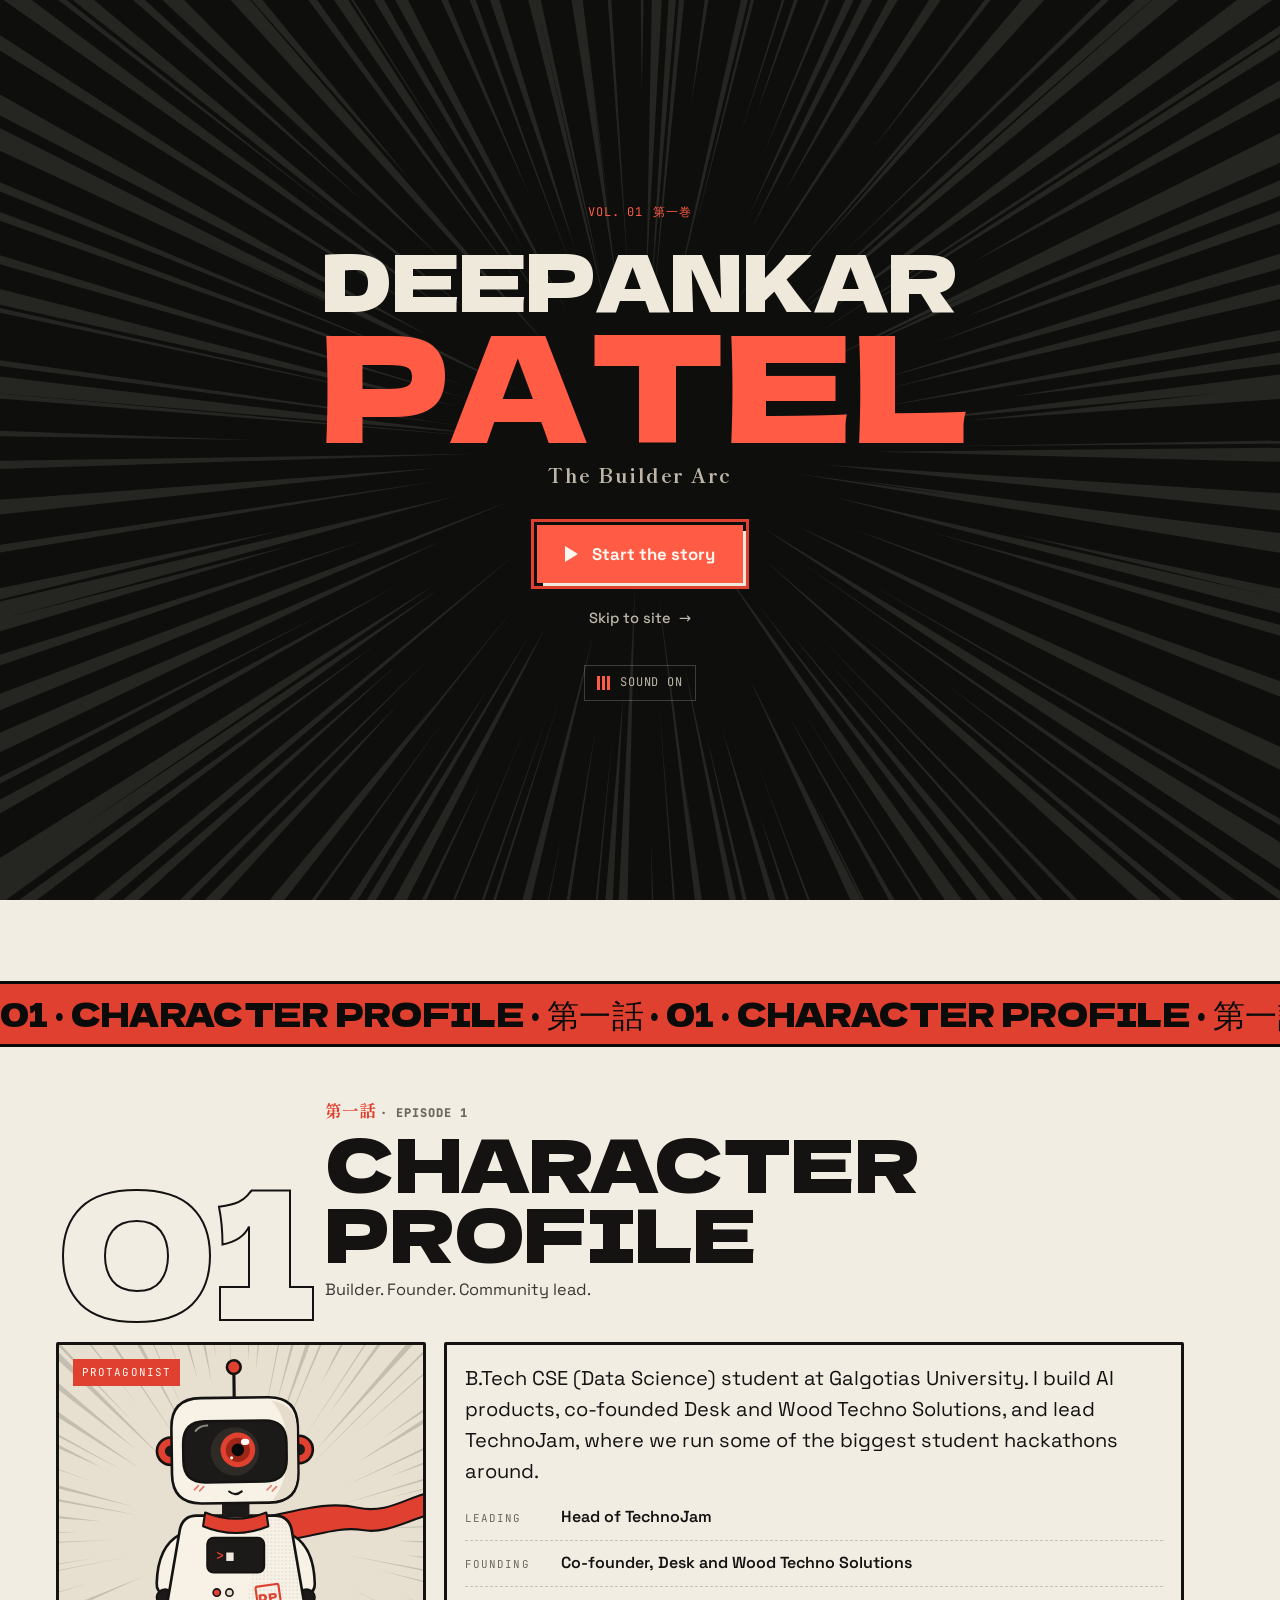
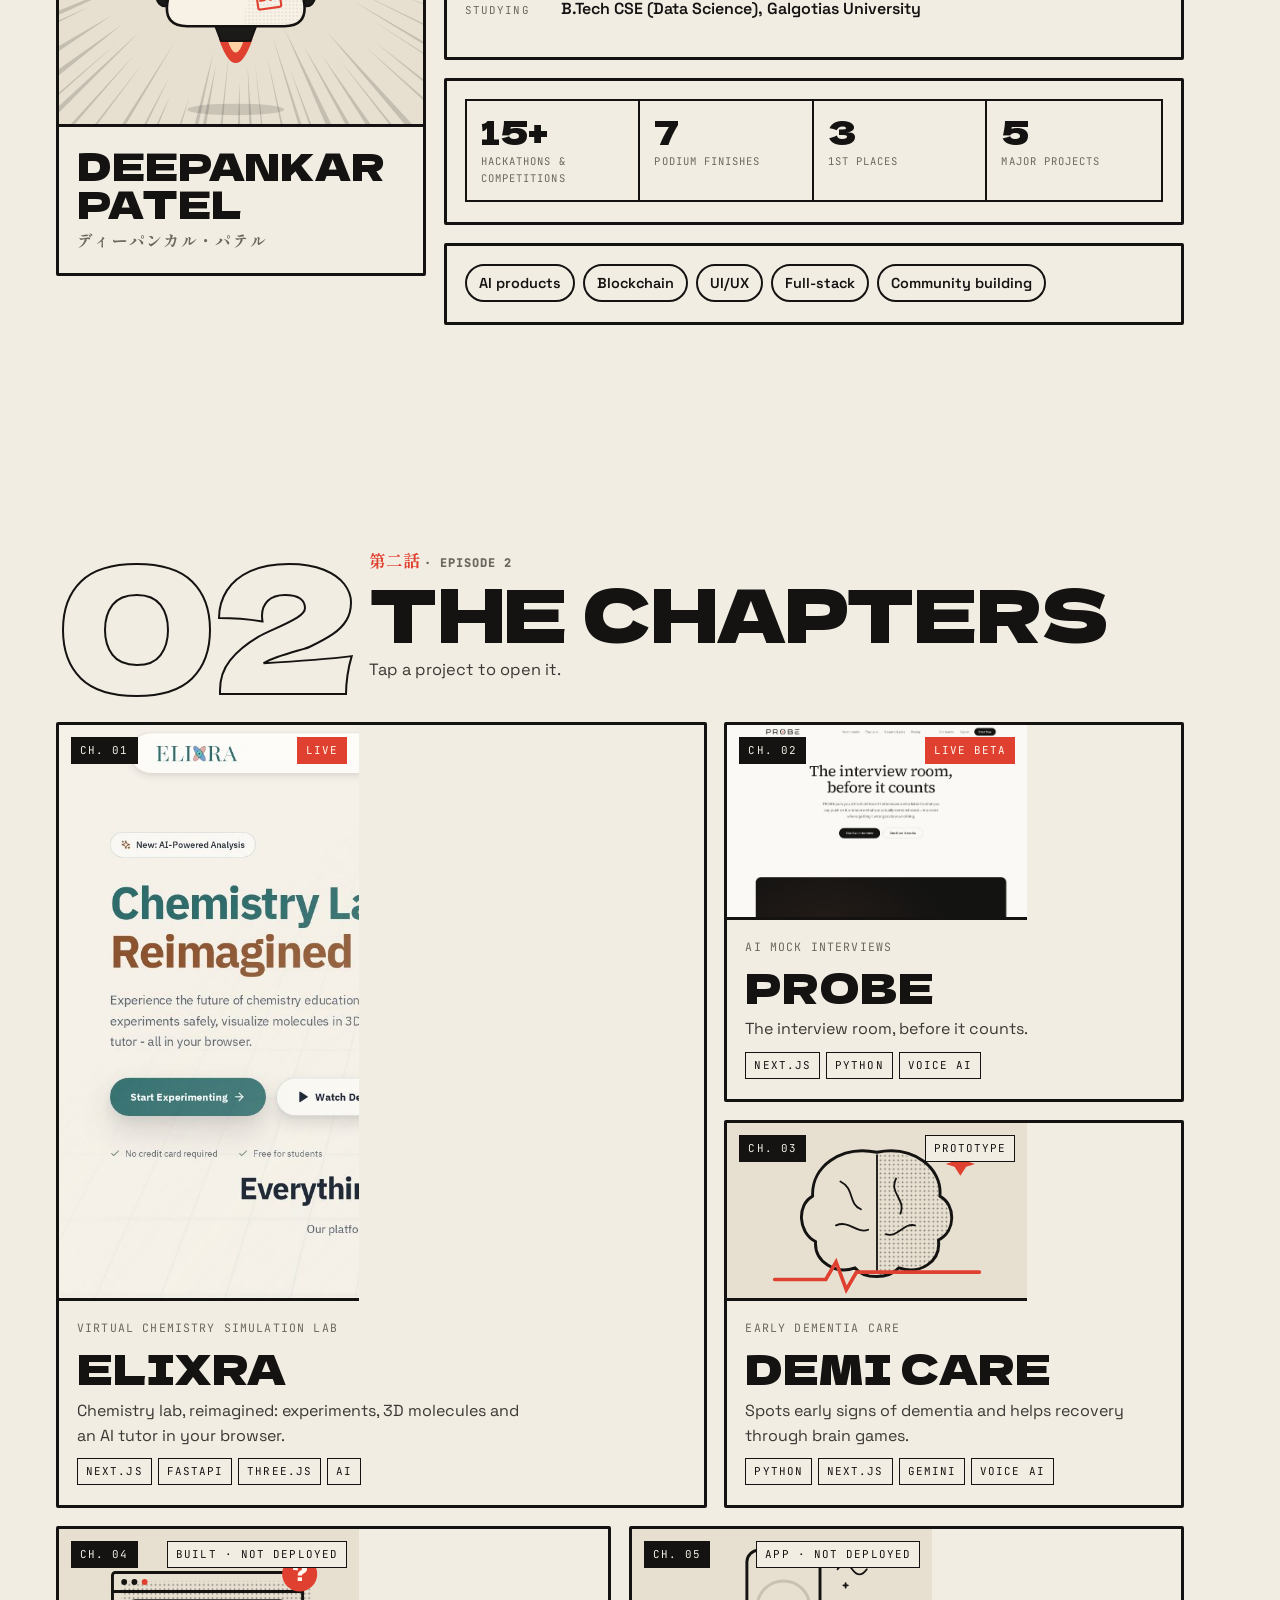
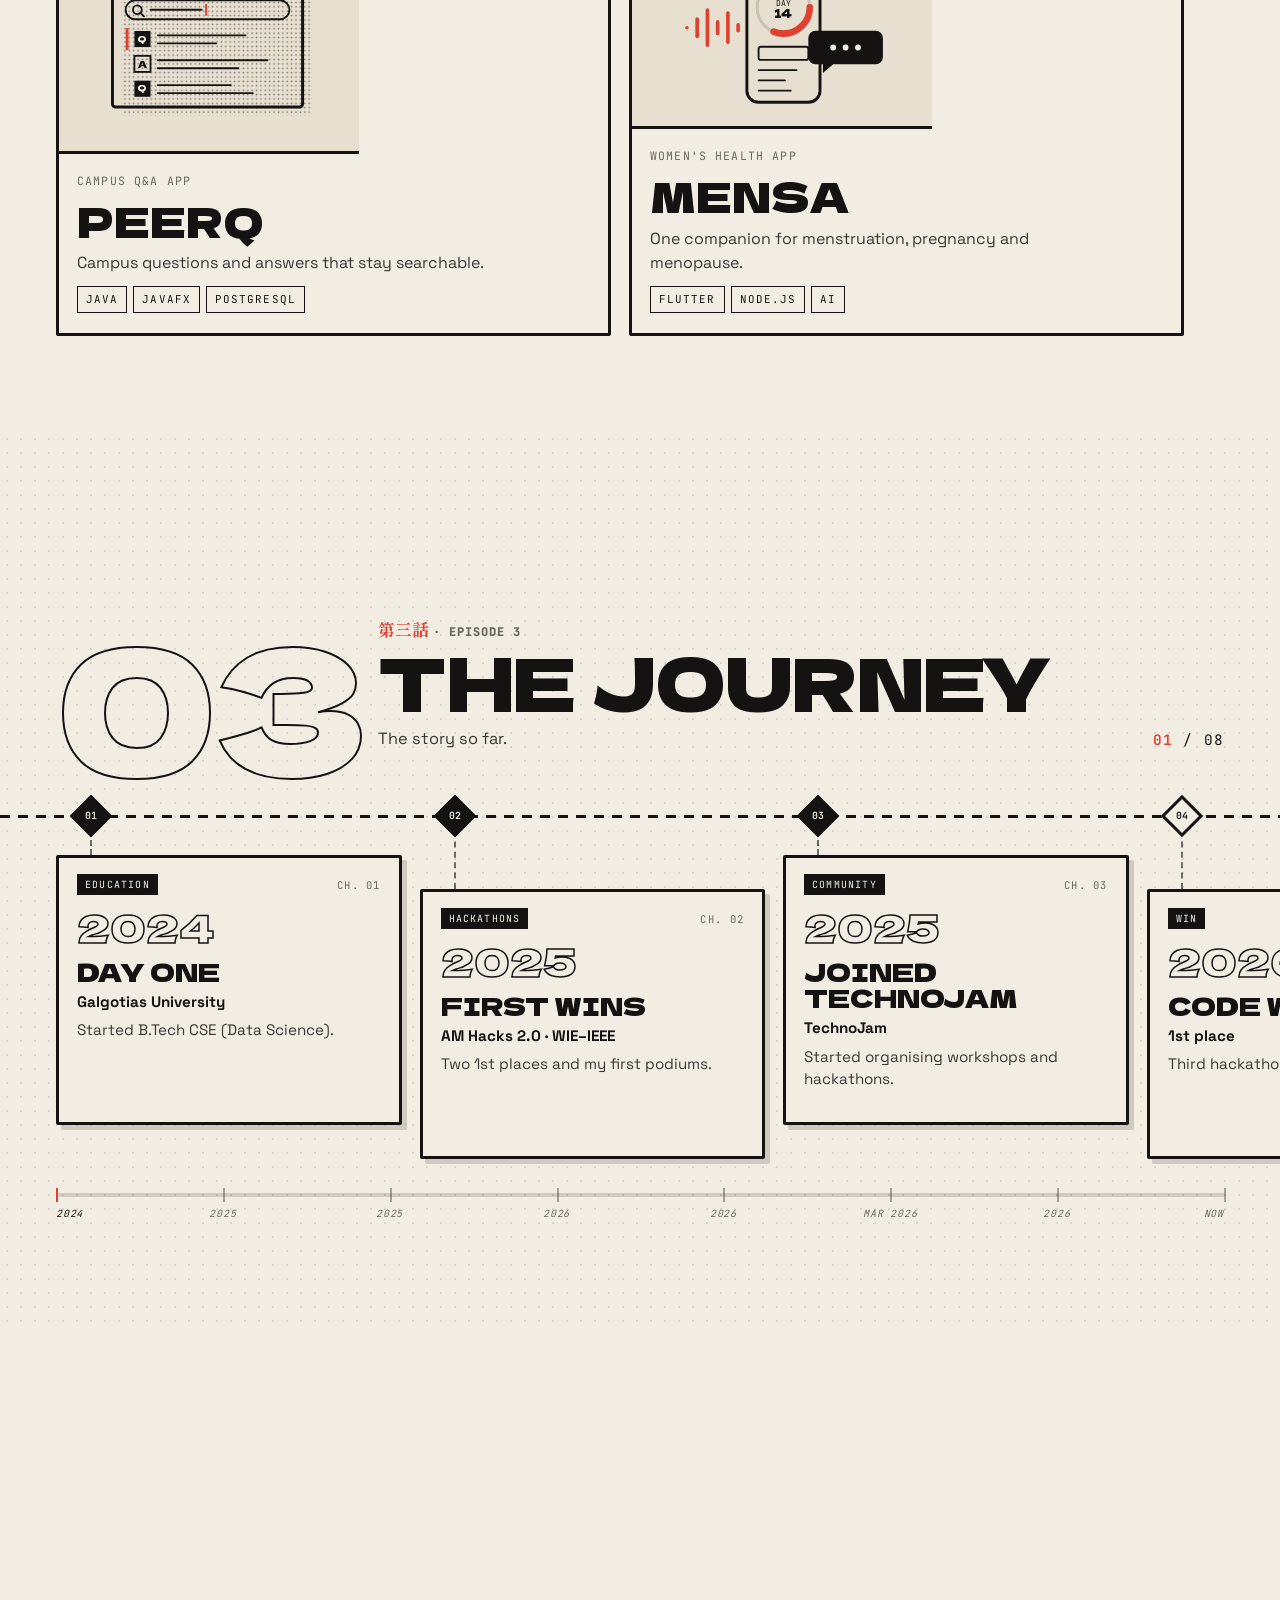
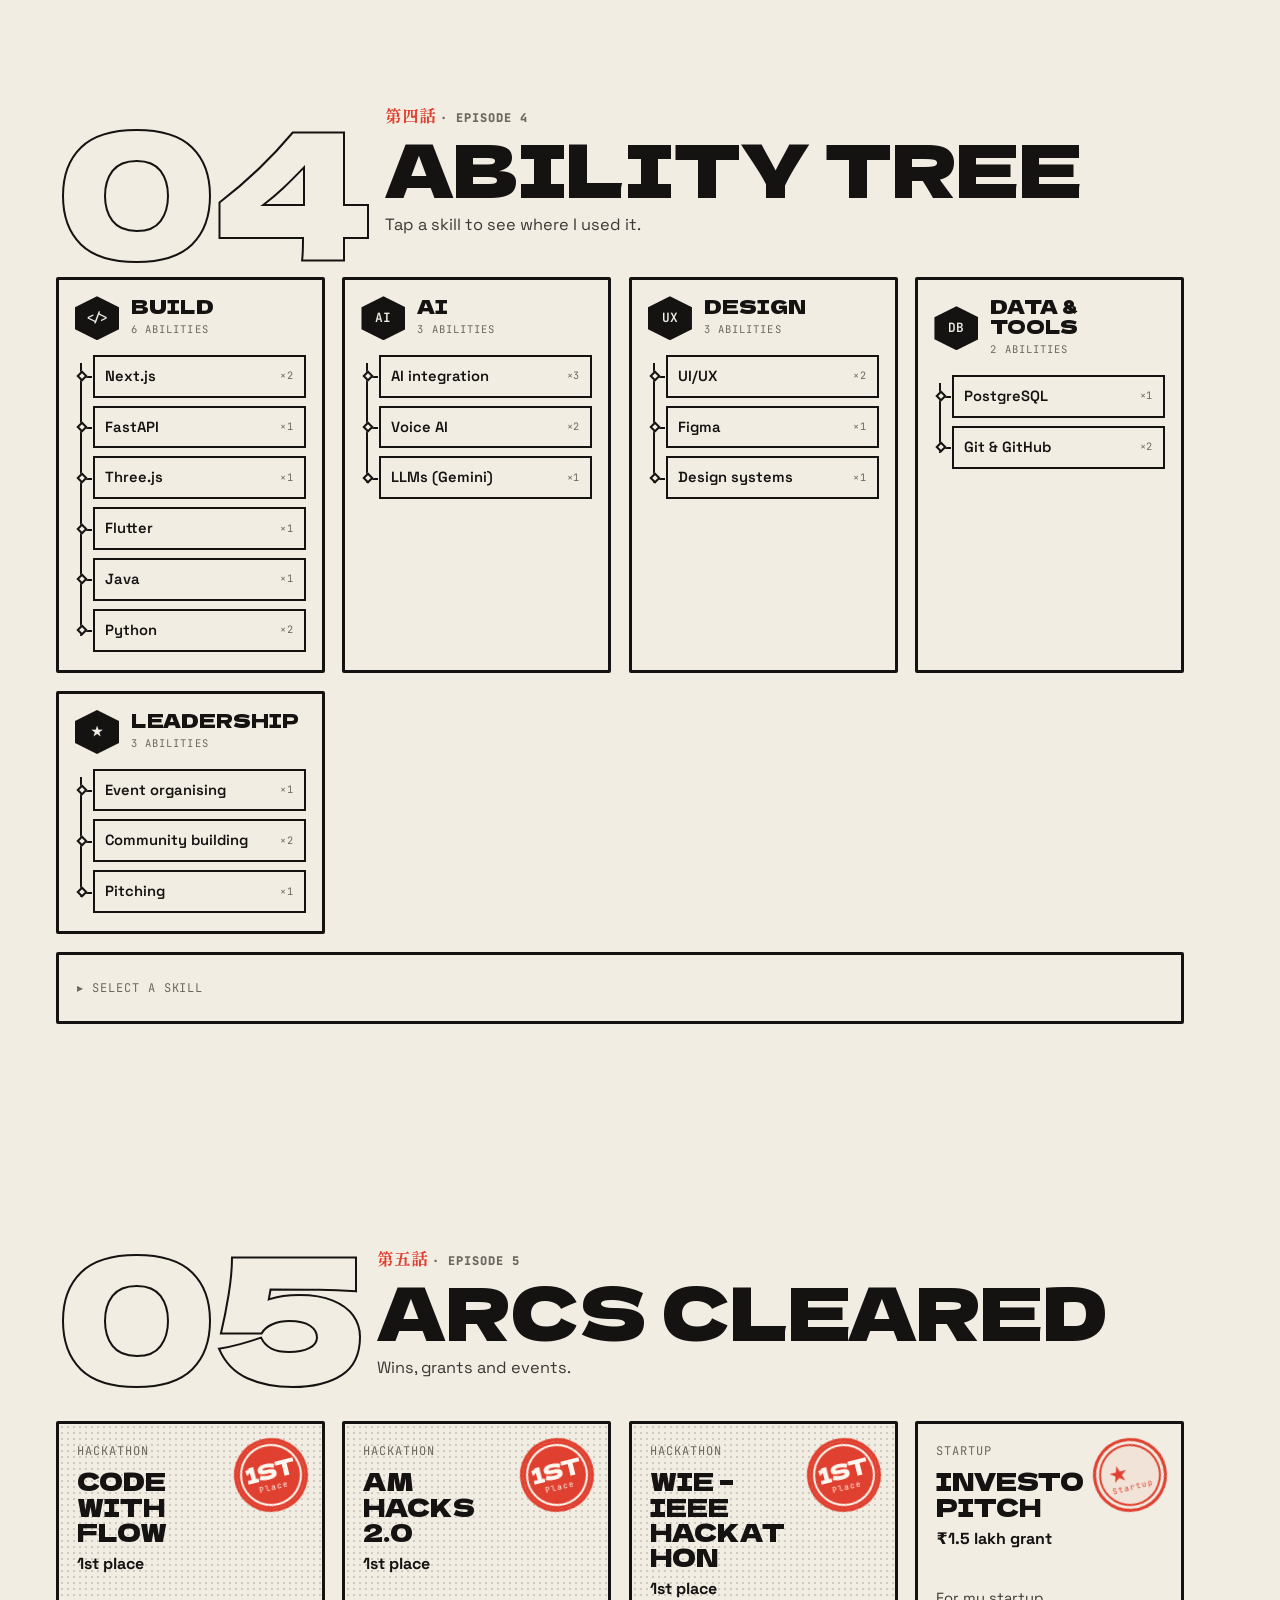
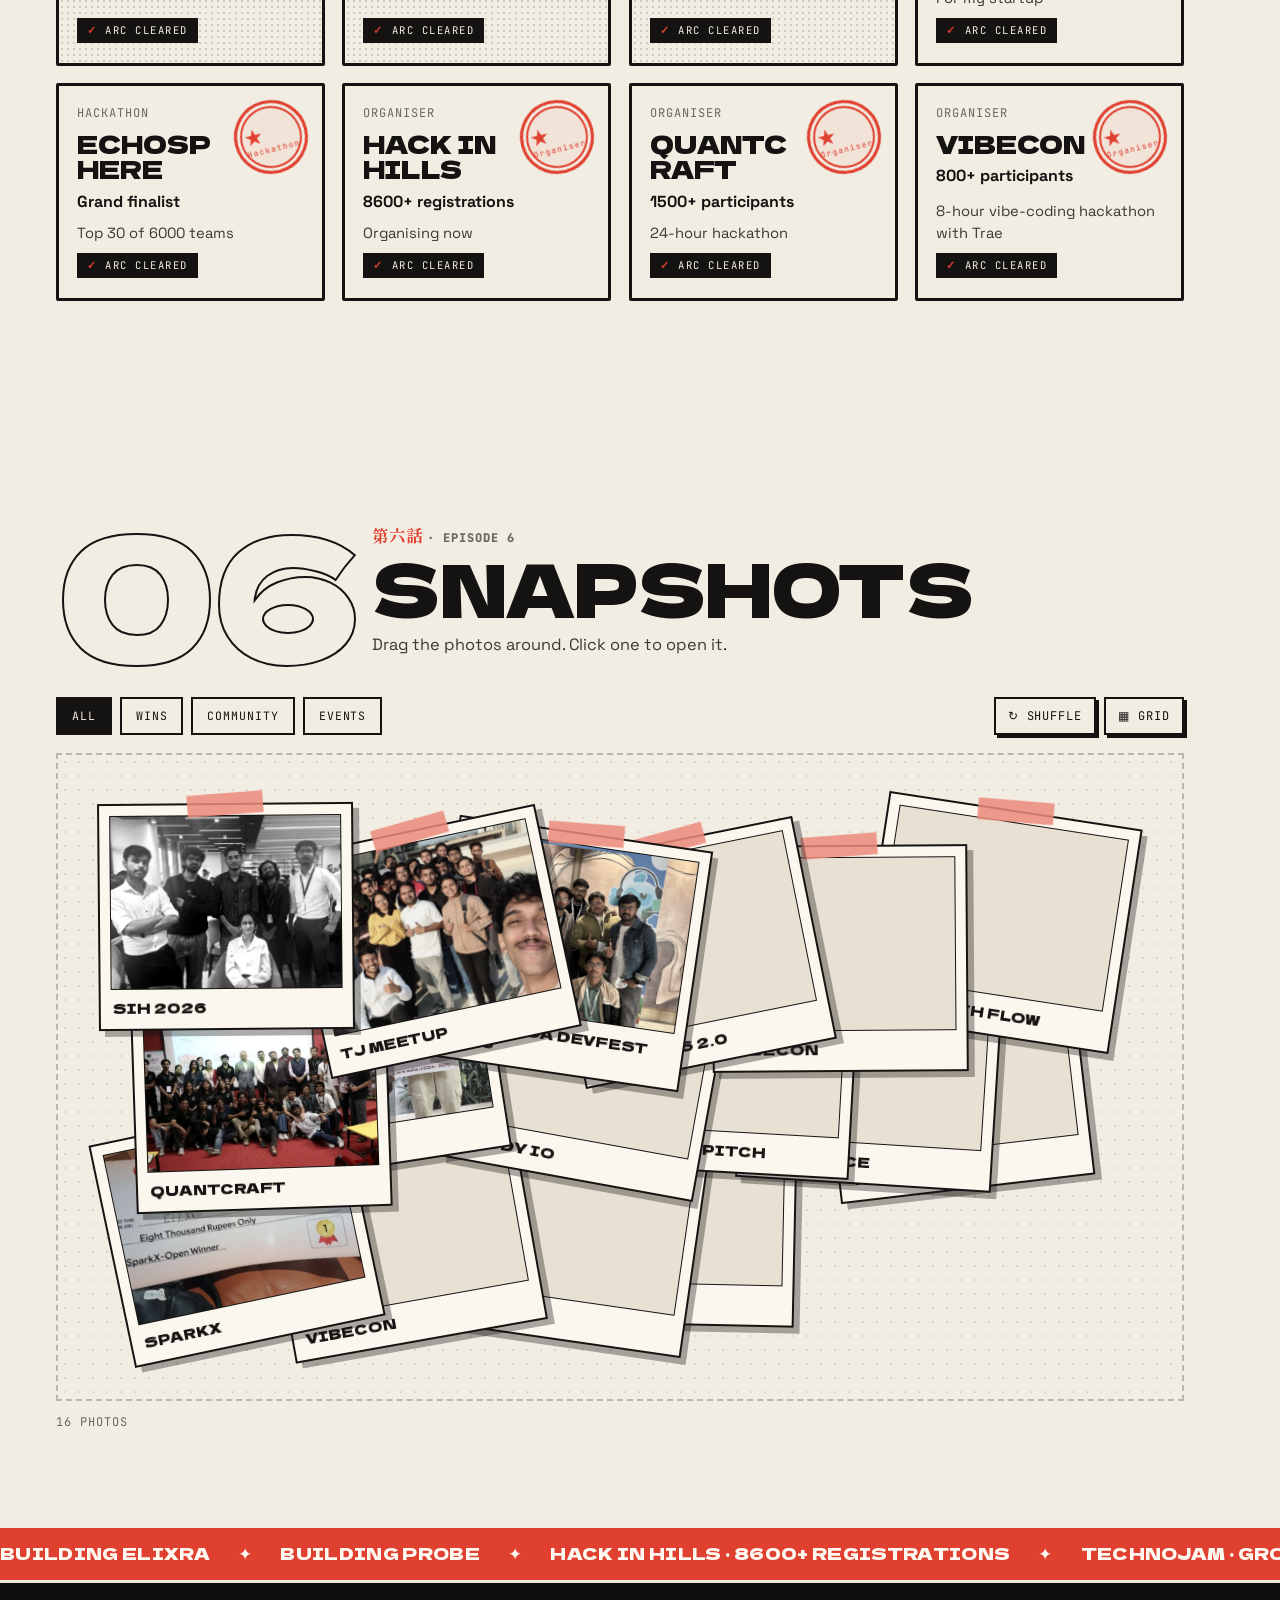
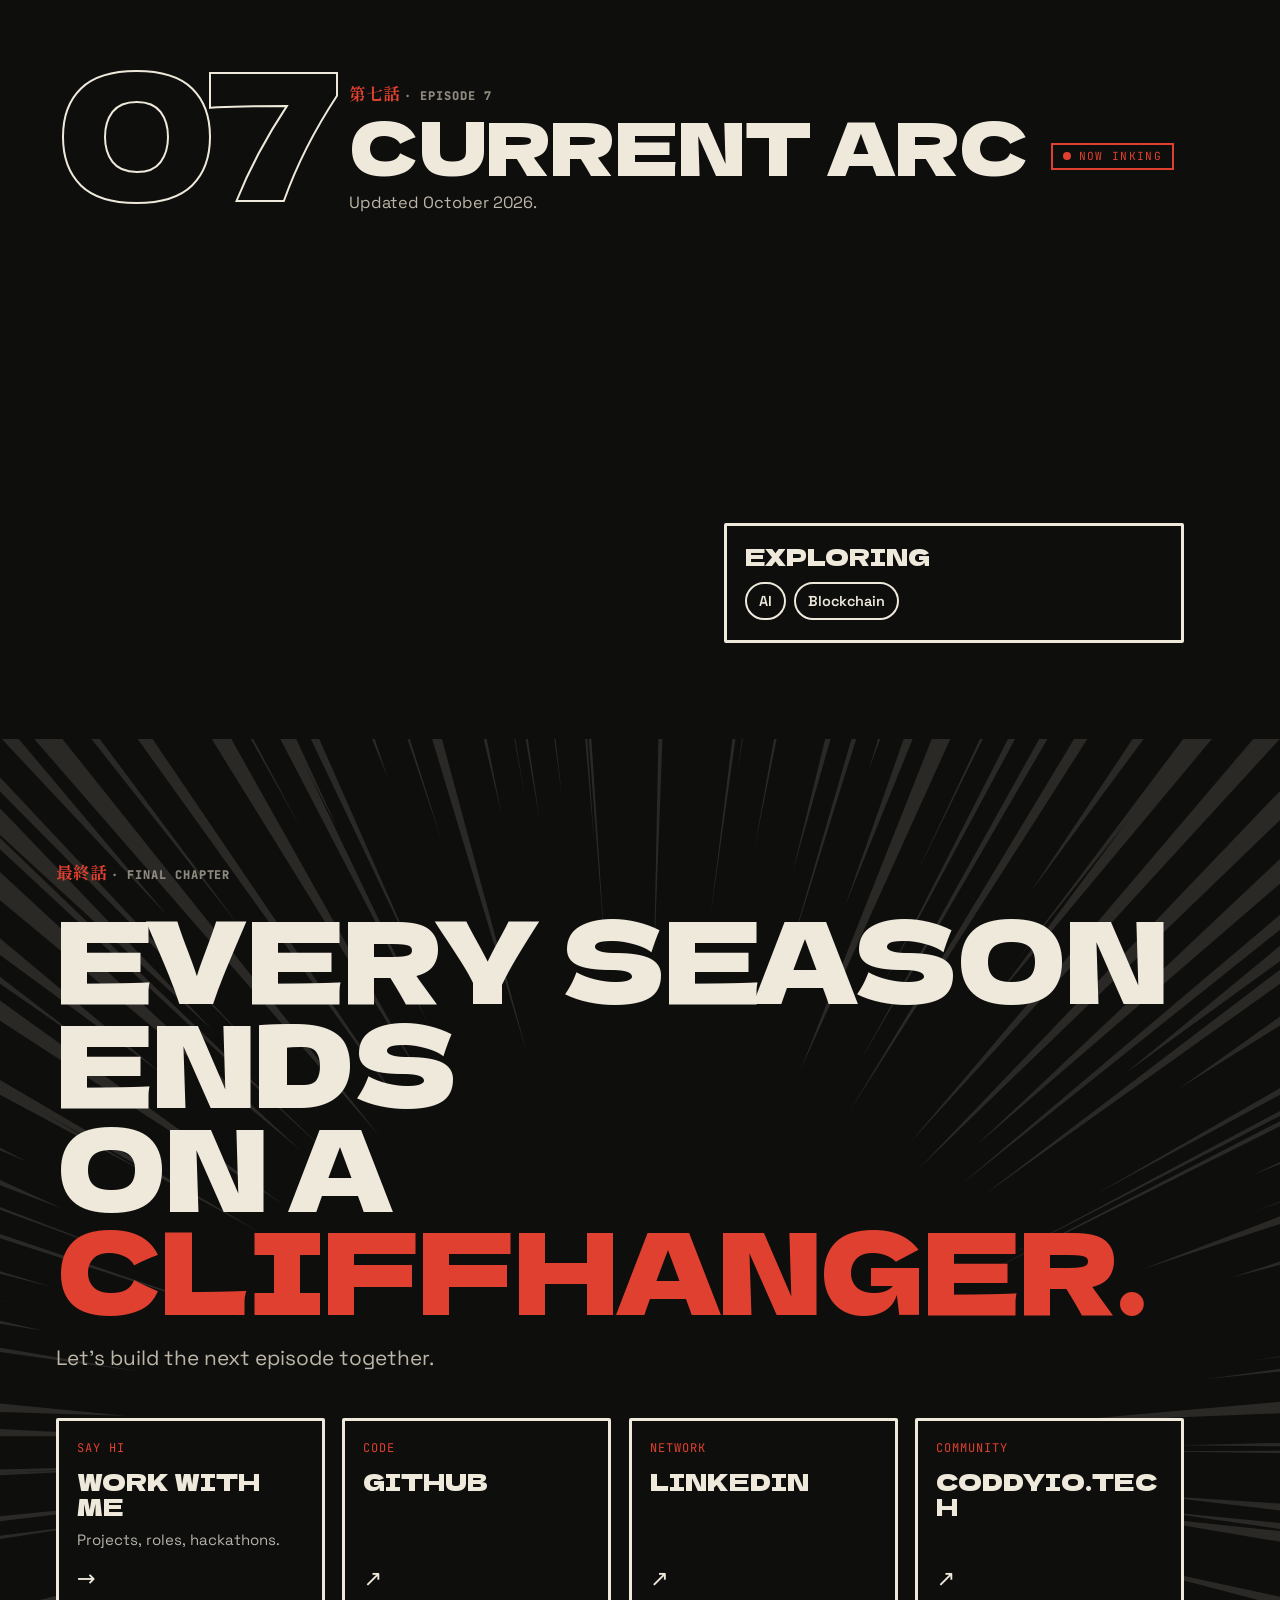
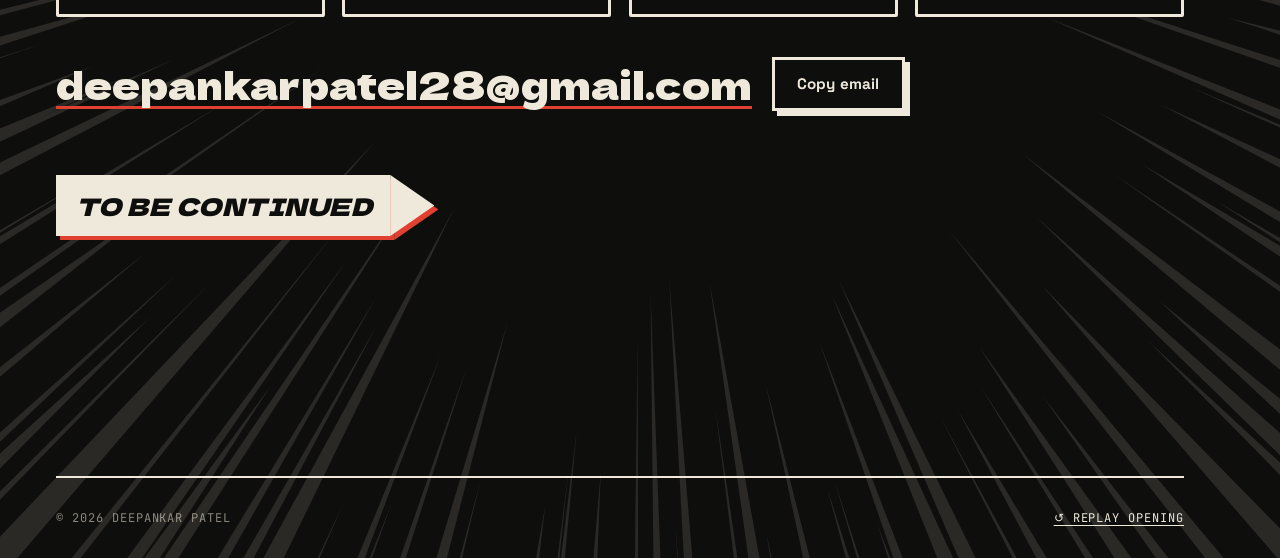
<file: index.html>
<!doctype html>
<html lang="en">
<head>
  <meta charset="utf-8" />
  <meta name="viewport" content="width=device-width, initial-scale=1, viewport-fit=cover" />
  <title>Deepankar Patel — Vol. 01</title>
  <meta name="description" content="Deepankar Patel — creative developer, UI/UX designer and AI builder. An interactive manga-style portfolio: projects, journey, skills and hackathon arcs." />
  <meta name="theme-color" content="#f2ede3" />
  <meta property="og:title" content="Deepankar Patel — Vol. 01" />
  <meta property="og:description" content="Creative developer · designer · builder. Read the story." />
  <meta property="og:type" content="website" />
  <link rel="icon" href="assets/img/favicon.svg" type="image/svg+xml" />
  <link rel="preload" href="assets/fonts/dela-gothic-one-latin.woff2" as="font" type="font/woff2" crossorigin />
  <link rel="preload" href="assets/fonts/space-grotesk-latin.woff2" as="font" type="font/woff2" crossorigin />
  <link rel="stylesheet" href="assets/css/style.css" />
  <script>
    /* Apply the saved theme before first paint */
    (function () {
      try {
        var t = localStorage.getItem("dp-theme");
        if (t === "light" || t === "dark") document.documentElement.setAttribute("data-theme", t);
      } catch (e) {}
      document.documentElement.classList.add("js");
    })();
  </script>
</head>
<body>
  <a class="skip-link" href="#main">Skip to content</a>

  <!-- ============================== OPENING SEQUENCE ============================== -->
  <!-- ============================== THE STORY (opening) ==============================
       Start plays a ~6s manga short that match-cuts into the homepage.
       Skip lifts the cover like a curtain in under a second.            -->
  <div class="story" id="opening" tabindex="-1" role="dialog" aria-modal="true" aria-labelledby="opening-title" data-scene="0">
    <div class="story__lines" aria-hidden="true"><div data-speedlines="140" data-near></div></div>

    <!-- scene 0 · the cover -->
    <div class="story__cover" id="story-cover">
      <p class="story__vol mono"><span data-bind="volume">Vol. 01</span> <span class="jp" lang="ja">第一巻</span></p>
      <h1 class="story__title" id="opening-title" aria-label="Deepankar Patel" data-bind-label="name">
        <span class="story__first" data-split data-bind="first">Deepankar</span>
        <span class="story__last" data-split data-bind="last">Patel</span>
      </h1>
      <p class="story__sub" data-bind="arc">The Builder Arc</p>
      <div class="story__actions">
        <button class="story__start" id="opening-start" type="button">
          <span class="story__play" aria-hidden="true"></span>
          <span>Start the story</span>
        </button>
        <button class="story__skip" id="opening-skip" type="button">Skip to site <span aria-hidden="true">→</span></button>
      </div>
      <button class="story__sound mono" type="button" data-sound-toggle aria-pressed="true">
        <span class="snd-ico" aria-hidden="true"><i></i><i></i><i></i></span><span class="snd-label">Sound on</span>
      </button>
    </div>

    <!-- the hit when Start is pressed -->
    <p class="story__sfx" aria-hidden="true" lang="ja">ドン！</p>

    <!-- ============ THE OPENING: a beat-cut anime OP (150 BPM, one cut per beat) ============ -->
    <div class="op" id="op" aria-hidden="true">
      <div class="op__lines" data-speedlines="120"></div>

      <!-- cut 1 · word slams -->
      <div class="op__cut op__words" id="op-words"></div>

      <!-- cut 2 · projects on slanted strips -->
      <div class="op__cut op__projects" id="op-projects"></div>

      <!-- cut 3 · the record -->
      <div class="op__cut op__stats" id="op-stats"></div>

      <!-- cut 4 · hero pose -->
      <div class="op__cut op__hero">
        <div class="op__streaks"></div>
        <div class="op__marquee op__marquee--1"><span>Creative Developer · UI/UX Designer · AI Builder · Creative Developer · UI/UX Designer · AI Builder ·</span></div>
        <div class="op__marquee op__marquee--2"><span>Hackathon Winner · Builder · Designer · Hackathon Winner · Builder · Designer ·</span></div>
        <svg class="op__bot" viewBox="140 70 480 720"><use href="#kv-figure" /></svg>
        <span class="op__flash-star"></span>
      </div>

      <!-- cut 5 · title drop -->
      <div class="op__cut op__title">
        <div class="op__strobe" id="op-strobe"><b>DEEP</b><b>ANKAR</b><b>PA</b><b>TEL</b></div>
        <div class="op__sun" id="op-sun"></div>
        <div class="op__name">
          <p class="mono op__vol"><span data-bind="volume">Vol. 01</span> · <span data-bind="arc">The Builder Arc</span></p>
          <b class="op__first" data-bind="first">Deepankar</b>
          <b class="op__last" data-bind="last">Patel</b>
        </div>
      </div>

      <div class="op__flash"></div>
      <div class="op__bars"><i></i><i></i></div>
    </div>

    <!-- subtitles -->
    <p class="story__sub-line" id="story-line" aria-live="polite"></p>

    <!-- scene 3 · the pupil becomes the sun (or the moon) -->
    <div class="story__disk" id="story-disk" aria-hidden="true"></div>

    <!-- chrome while the story plays -->
    <div class="story__hud" aria-hidden="false">
      <p class="story__scene-label mono" aria-hidden="true"><span id="story-scene">Prologue</span></p>
      <span class="story__progress" aria-hidden="true"><i id="story-progress"></i></span>
    </div>
  </div>

  <!-- ============================== NAVIGATION ============================== -->
  <div class="progress" aria-hidden="true"><span id="progress-bar"></span></div>

  <header class="topbar" id="topbar">
    <a class="stamp" href="#home" aria-label="Deepankar Patel — back to top" data-bind-label="name" data-bind-suffix=" — back to top">
      <span>DP</span>
    </a>
    <div class="topbar__chapter mono" aria-live="polite">
      <span class="topbar__num" id="chapter-num">00</span>
      <span class="topbar__sep" aria-hidden="true">/</span>
      <span class="topbar__name" id="chapter-name">Prologue</span>
    </div>
    <div class="topbar__actions">
      <button class="icon-btn snd-btn" type="button" data-sound-toggle aria-pressed="true" aria-label="Sound effects">
        <span class="snd-ico" aria-hidden="true"><i></i><i></i><i></i></span>
      </button>
      <button class="icon-btn" id="theme-toggle" type="button" aria-label="Toggle dark mode">
        <svg viewBox="0 0 24 24" aria-hidden="true"><path d="M12 3a9 9 0 1 0 9 9 7 7 0 0 1-9-9z"/></svg>
      </button>
      <button class="index-btn" id="index-open" type="button" aria-expanded="false" aria-controls="index">
        <span class="index-btn__bars" aria-hidden="true"><i></i><i></i></span>
        <span class="mono">Index</span>
      </button>
    </div>
  </header>

  <nav class="rail" aria-label="Chapters">
    <ol id="rail-list"></ol>
  </nav>

  <div class="index" id="index" role="dialog" aria-modal="true" aria-label="Table of contents" hidden>
    <div class="index__head">
      <p class="mono">Table of contents · 目次</p>
      <button class="index__close" id="index-close" type="button" aria-label="Close index">
        <span aria-hidden="true">×</span>
      </button>
    </div>
    <ol class="index__grid" id="index-list"></ol>
  </div>

  <nav class="dock" id="dock" aria-label="Chapter navigation">
    <button class="dock__btn" id="dock-prev" type="button" aria-label="Previous chapter">‹</button>
    <button class="dock__mid" id="dock-index" type="button" aria-label="Open table of contents">
      <span class="dock__num mono" id="dock-num">00</span>
      <span class="dock__name" id="dock-name">Prologue</span>
      <span class="dock__bar" aria-hidden="true"><i id="dock-bar"></i></span>
    </button>
    <button class="dock__btn" id="dock-next" type="button" aria-label="Next chapter">›</button>
  </nav>

  <div class="wipe" id="wipe" aria-hidden="true">
    <div class="wipe__panel wipe__panel--a"></div>
    <div class="wipe__panel wipe__panel--b"></div>
    <p class="wipe__card"><span class="wipe__kanji" id="wipe-kanji"></span><span class="wipe__num" id="wipe-num"></span><span class="wipe__title" id="wipe-title"></span></p>
  </div>

  <div class="cursor" aria-hidden="true"><span></span></div>

  <main id="main">
    <!-- ============================== 00 · HERO (key visual) ============================== -->
    <section class="chapter hero" id="home" data-chapter="00" data-title="Prologue" data-label="Home" data-kanji="序章">
      <div class="kv" id="kv">
        <div class="kv__sky" aria-hidden="true"><div class="kv__stars" id="kv-stars"></div></div>
        <div class="kv__layer" data-depth="0.2" aria-hidden="true"><div class="kv__orb"></div></div>
        <div class="kv__layer kv__char-layer" data-depth="0.9">
          <div class="kv__char" id="kv-char">
            <div class="kv__burst" data-speedlines="110" aria-hidden="true"></div>
            <svg class="kv__hero" id="kv-hero" viewBox="0 0 600 800" aria-hidden="true">
              <defs>
                <pattern id="kv-tone" width="7" height="7" patternUnits="userSpaceOnUse"><circle cx="3.5" cy="3.5" r="1.4" class="kv__tone-dot" /></pattern>
                <clipPath id="kv-eye-clip"><path d="M314 214 H 426 Q 468 214 468 256 V 288 Q 468 330 426 330 H 314 Q 272 330 272 288 V 256 Q 272 214 314 214 Z" /></clipPath>
                <clipPath id="kv-torso-clip"><path d="M296 394 H 444 Q 470 394 476 420 L 500 560 Q 506 604 462 604 H 278 Q 234 604 240 560 L 264 420 Q 270 394 296 394 Z" /></clipPath>
                <path id="kv-head-shape" d="M306 170 H 434 Q 490 170 490 226 V 314 Q 490 370 434 370 H 306 Q 250 370 250 314 V 226 Q 250 170 306 170 Z" />
                <path id="kv-torso-shape" d="M296 394 H 444 Q 470 394 476 420 L 500 560 Q 506 604 462 604 H 278 Q 234 604 240 560 L 264 420 Q 270 394 296 394 Z" />
              </defs>
              <g id="kv-figure">
              <ellipse class="kv__shadow" cx="370" cy="762" rx="92" ry="11" />
              <g class="kv__float">
                <!-- power-up outline (crisp, drawn behind) -->
                <g class="kv__aura"><use href="#kv-torso-shape" /><use href="#kv-head-shape" /></g>

                <!-- thruster -->
                <path class="kv__flame" d="M338 628 Q 370 720 402 628 Z" />
                <path class="kv__flame kv__flame--in" d="M354 628 Q 370 680 386 628 Z" />
                <path class="kv__thruster" d="M330 600 H 410 L 398 632 H 342 Z" />

                <!-- scarf tail, streaming in the wind -->
                <g transform="translate(-22 -150)">
                  <path class="kv__scarf" d="M438 548 C 500 520, 560 548, 624 516 C 690 484, 730 506, 790 468 L 800 506 C 740 546, 690 528, 632 562 C 570 596, 500 586, 444 584 Z">
                    <animate attributeName="d" dur="2.4s" repeatCount="indefinite" calcMode="spline" keySplines=".45 0 .55 1; .45 0 .55 1"
                      values="M438 548 C 500 520, 560 548, 624 516 C 690 484, 730 506, 790 468 L 800 506 C 740 546, 690 528, 632 562 C 570 596, 500 586, 444 584 Z;
                              M438 548 C 500 540, 560 512, 624 530 C 690 548, 730 494, 790 500 L 800 540 C 740 534, 690 586, 632 572 C 570 558, 500 606, 444 584 Z;
                              M438 548 C 500 520, 560 548, 624 516 C 690 484, 730 506, 790 468 L 800 506 C 740 546, 690 528, 632 562 C 570 596, 500 586, 444 584 Z" />
                  </path>
                </g>

                <!-- body -->
                <g class="kv__torso">
                  <path class="kv__arm" d="M264 430 Q 222 452 220 522 Q 219 540 236 543 Q 252 545 254 527 L 262 474 Z" />
                  <path class="kv__arm" d="M476 430 Q 518 452 520 522 Q 521 540 504 543 Q 488 545 486 527 L 478 474 Z" />
                  <circle class="kv__hand" cx="236" cy="550" r="16" /><circle class="kv__hand" cx="504" cy="550" r="16" />
                  <use href="#kv-torso-shape" class="kv__shell" />
                  <g clip-path="url(#kv-torso-clip)"><path class="kv__tone" d="M420 394 L 520 394 L 520 620 L 380 620 Z" /></g>
                  <rect class="kv__screen" x="316" y="436" width="108" height="66" rx="12" />
                  <text class="kv__prompt" x="332" y="478">&gt;</text>
                  <rect class="kv__caret" x="352" y="464" width="14" height="16" />
                  <circle class="kv__led" cx="334" cy="540" r="7" /><circle class="kv__led kv__led--off" cx="358" cy="540" r="7" />
                  <g class="kv__hanko" transform="rotate(-8 432 548)"><rect x="410" y="526" width="44" height="44" rx="4" /><text x="432" y="556">DP</text></g>
                </g>
                <rect class="kv__neck" x="344" y="364" width="52" height="34" rx="8" />
                <!-- scarf wrap -->
                <path class="kv__scarf" d="M312 388 Q 370 412 428 388 L 432 414 Q 370 440 308 414 Z" />

                <!-- head: intro turn on the outer group, cursor tilt on the inner -->
                <g class="kv__head-intro">
                  <g class="kv__head" id="kv-head">
                    <g class="kv__antenna"><path class="kv__stalk" d="M370 172 V 122" /><circle class="kv__bulb" cx="370" cy="112" r="13" /></g>
                    <circle class="kv__ear" cx="248" cy="270" r="26" /><circle class="kv__ear-in" cx="248" cy="270" r="11" />
                    <circle class="kv__ear" cx="492" cy="270" r="26" /><circle class="kv__ear-in" cx="492" cy="270" r="11" />
                    <use href="#kv-head-shape" class="kv__shell" />
                    <path class="kv__head-tone" d="M440 176 Q 488 186 488 230 V 312 Q 488 364 440 366 Q 470 330 470 270 Q 470 206 440 176 Z" />
                    <g class="kv__eye" id="kv-eye">
                      <path class="kv__visor" d="M314 214 H 426 Q 468 214 468 256 V 288 Q 468 330 426 330 H 314 Q 272 330 272 288 V 256 Q 272 214 314 214 Z" />
                      <g clip-path="url(#kv-eye-clip)">
                        <circle class="kv__lens" cx="370" cy="272" r="46" />
                        <g class="kv__iris" id="kv-iris">
                          <circle class="kv__iris-ring" cx="370" cy="272" r="33" />
                          <circle class="kv__iris-deep" cx="370" cy="272" r="23" />
                          <circle class="kv__pupil" cx="370" cy="272" r="12" />
                          <ellipse class="kv__glint" cx="384" cy="257" rx="8" ry="6" />
                          <circle class="kv__glint" cx="358" cy="287" r="3" />
                        </g>
                        <rect class="kv__lid" id="kv-lid" x="272" y="214" width="196" height="116" />
                      </g>
                      <path class="kv__visor-shine" d="M296 232 Q 304 222 318 222" />
                    </g>
                    <path class="kv__blush" d="M292 344 L 300 336 M 302 346 L 310 338 M 430 346 L 438 338 M 440 348 L 448 340" />
                    <path class="kv__mouth" d="M358 348 Q 370 358 382 348" />
                  </g>
                </g>
              </g>
              </g>
            </svg>
            <button class="kv__poke" id="kv-poke" type="button" aria-label="Poke the protagonist: power up and switch class"></button>
            <p class="kv__speech" id="kv-speech" role="status" aria-live="polite"></p>
            <span class="kv__hint mono" aria-hidden="true">Tap me</span>
          </div>
        </div>

        <div class="kv__title">
          <p class="kv__kicker mono" style="--k:0">Episode 00 · <span data-bind="arc">The Builder Arc</span></p>
          <h2 class="hero__name kv__name" id="hero-name" aria-label="Deepankar Patel" data-bind-label="name">
            <span class="hero__line" data-split data-bind="first">Deepankar</span>
            <span class="hero__line hero__line--outline" data-split data-bind="last">Patel</span>
          </h2>
          <div class="kv__tagline" style="--k:1" id="hero-bubble"><p></p></div>

          <div class="kv__class" style="--k:2" id="kv-class">
            <p class="kv__class-desc" id="kv-class-desc" aria-live="polite"></p>
            <div class="kv__class-tabs" id="kv-class-tabs" role="tablist" aria-label="Class"></div>
            <span class="kv__class-count" id="kv-class-count" hidden></span>
          </div>

          <div class="kv__cta" style="--k:3">
            <a class="kv-cta kv-cta--primary" href="#about">Start reading <span aria-hidden="true">↓</span></a>
            <a class="kv-cta kv-cta--ghost" href="#projects">View projects <span aria-hidden="true">→</span></a>
          </div>

          <p class="kv__stats mono" style="--k:4" id="kv-stats"></p>
        </div>
      </div>
    </section>

    <!-- ============================== 01 · ABOUT ============================== -->
    <section class="chapter about" id="about" data-chapter="01" data-title="Character Profile" data-label="About" data-kanji="第一話">
      <header class="chapter__head reveal">
        <span class="chapter__num" aria-hidden="true">01</span>
        <div>
          <p class="chapter__kanji">第一話 <span class="mono">· Episode 1</span></p>
          <h2 class="chapter__title">Character Profile</h2>
          <p class="chapter__sub">Builder. Founder. Community lead.</p>
        </div>
      </header>

      <div class="profile" id="profile"></div>
    </section>

    <!-- ============================== 02 · PROJECTS ============================== -->
    <section class="chapter projects" id="projects" data-chapter="02" data-title="The Chapters" data-label="Projects" data-kanji="第二話">
      <header class="chapter__head reveal">
        <span class="chapter__num" aria-hidden="true">02</span>
        <div>
          <p class="chapter__kanji">第二話 <span class="mono">· Episode 2</span></p>
          <h2 class="chapter__title">The Chapters</h2>
          <p class="chapter__sub">Tap a project to open it.</p>
        </div>
      </header>
      <div class="project-page" id="project-page"></div>
    </section>

    <!-- ============================== 03 · JOURNEY ============================== -->
    <section class="chapter journey" id="journey" data-chapter="03" data-title="The Journey" data-label="Journey" data-kanji="第三話">
      <div class="journey__pin" id="journey-pin">
        <header class="chapter__head reveal">
          <span class="chapter__num" aria-hidden="true">03</span>
          <div>
            <p class="chapter__kanji">第三話 <span class="mono">· Episode 3</span></p>
            <h2 class="chapter__title">The Journey</h2>
            <p class="chapter__sub">The story so far.</p>
          </div>
          <p class="journey__count mono" aria-hidden="true"><span id="journey-current">01</span> / <span id="journey-total">08</span></p>
        </header>
        <div class="journey__viewport">
          <ol class="journey__track" id="journey-track"></ol>
        </div>
        <div class="journey__bar" aria-hidden="true"><span id="journey-bar"></span><div class="journey__ticks" id="journey-ticks"></div></div>
      </div>
    </section>

    <!-- ============================== 04 · SKILLS ============================== -->
    <section class="chapter skills" id="skills" data-chapter="04" data-title="Ability Tree" data-label="Skills" data-kanji="第四話">
      <header class="chapter__head reveal">
        <span class="chapter__num" aria-hidden="true">04</span>
        <div>
          <p class="chapter__kanji">第四話 <span class="mono">· Episode 4</span></p>
          <h2 class="chapter__title">Ability Tree</h2>
          <p class="chapter__sub">Tap a skill to see where I used it.</p>
        </div>
      </header>
      <div class="skill-board" id="skill-board"></div>
      <div class="skill-scan panel" id="skill-scan" aria-live="polite">
        <p class="skill-scan__hint mono">▸ Select a skill</p>
      </div>
    </section>

    <!-- ============================== 05 · ACHIEVEMENTS ============================== -->
    <section class="chapter arcs" id="achievements" data-chapter="05" data-title="Arcs Cleared" data-label="Achievements" data-kanji="第五話">
      <header class="chapter__head reveal">
        <span class="chapter__num" aria-hidden="true">05</span>
        <div>
          <p class="chapter__kanji">第五話 <span class="mono">· Episode 5</span></p>
          <h2 class="chapter__title">Arcs Cleared</h2>
          <p class="chapter__sub">Wins, grants and events.</p>
        </div>
      </header>
      <p class="swipe-hint mono" aria-hidden="true">Swipe the cards</p>
      <ul class="arc-grid" id="arc-grid"></ul>
    </section>

    <!-- ============================== 06 · SNAPSHOTS ============================== -->
    <section class="chapter gallery" id="gallery" data-chapter="06" data-title="Snapshots" data-label="Photos" data-kanji="第六話">
      <header class="chapter__head reveal">
        <span class="chapter__num" aria-hidden="true">06</span>
        <div>
          <p class="chapter__kanji">第六話 <span class="mono">· Episode 6</span></p>
          <h2 class="chapter__title">Snapshots</h2>
          <p class="chapter__sub"><span class="gal-hint-pile">Drag the photos around. Click one to open it.</span><span class="gal-hint-stack">Swipe the stack. Tap to open.</span></p>
        </div>
      </header>
      <div class="gal-bar reveal">
        <div class="gal-filter" id="gal-filter" role="group" aria-label="Filter photos"></div>
        <div class="gal-tools">
          <a class="gal-tool gal-owner mono" id="gal-add" href="edit.html#photos" hidden>＋ Add photos</a>
          <button class="gal-tool mono" id="gal-shuffle" type="button">↻ Shuffle</button>
          <button class="gal-tool mono" id="gal-mode" type="button" aria-pressed="false">▦ Grid</button>
        </div>
      </div>
      <div class="gal" id="gal" data-mode="pile" aria-label="Photos"></div>
      <p class="gal-count mono" id="gal-count" aria-live="polite"></p>
    </section>


    <!-- ============================== 07 · CURRENT ARC ============================== -->
    <section class="chapter now invert" id="now" data-chapter="07" data-title="Current Arc" data-label="Now" data-kanji="第七話">
      <div class="marquee" aria-hidden="true"><div class="marquee__inner" id="now-marquee"></div></div>
      <header class="chapter__head reveal">
        <span class="chapter__num" aria-hidden="true">07</span>
        <div>
          <p class="chapter__kanji">第七話 <span class="mono">· Episode 7</span></p>
          <h2 class="chapter__title">Current Arc <span class="onair mono"><i></i>Now inking</span></h2>
          <p class="chapter__sub" id="now-updated"></p>
        </div>
      </header>
      <div class="now-grid" id="now-grid"></div>
    </section>

    <!-- ============================== 08 · FINAL ============================== -->
    <section class="chapter final invert" id="contact" data-chapter="08" data-title="Final Chapter" data-label="Contact" data-kanji="最終話">
      <div class="speedlines speedlines--final" data-speedlines="160" aria-hidden="true"></div>
      <div class="final__inner">
        <p class="chapter__kanji final__kanji">最終話 <span class="mono">· Final Chapter</span></p>
        <h2 class="final__title reveal">
          <span>Every season ends</span>
          <span>on a <em>cliffhanger.</em></span>
        </h2>
        <p class="final__lede reveal">Let's build the next episode together.</p>

        <div class="final__panels" id="final-panels"></div>

        <div class="final__email reveal">
          <a class="final__address" id="final-address" href="#"></a>
          <button class="btn btn--light" id="copy-email" type="button">Copy email</button>
          <span class="bubble bubble--tiny" id="copy-bubble" role="status"></span>
        </div>

        <a class="tbc reveal" href="#home" id="tbc">
          <span class="tbc__text">To be continued</span>
          <span class="tbc__arrow" aria-hidden="true"></span>
          <span class="visually-hidden">(back to the start)</span>
        </a>
      </div>

      <div class="credits" aria-label="Credits">
        <div class="credits__roll">
          <p><span>Story &amp; direction</span><span class="cr" data-bind="name">Deepankar Patel</span></p>
          <p><span>Interface design</span><span class="cr" data-bind="name">Deepankar Patel</span></p>
          <p><span>Engineering</span>HTML · CSS · JavaScript</p>
          <p><span>Screentone</span>Hand-set halftone, 6px</p>
          <p><span>Special thanks</span>TechnoJam &amp; every hackathon team</p>
          <p><span>Next volume</span>In production</p>
        </div>
      </div>

      <footer class="footer mono">
        <span>© <span id="year">2026</span> <span data-bind="name">Deepankar Patel</span></span>
        <button class="footer__replay" id="replay" type="button">↺ Replay opening</button>
      </footer>
    </section>
  </main>

  <!-- ============================== PHOTO LIGHTBOX ============================== -->
  <div class="lb" id="lb" role="dialog" aria-modal="true" aria-label="Photo" hidden>
    <div class="lb__backdrop" data-lb-close></div>
    <figure class="lb__fig" id="lb-fig">
      <div class="lb__frame" id="lb-frame"></div>
      <figcaption class="lb__cap"><b id="lb-cap"></b><span class="mono" id="lb-meta"></span></figcaption>
    </figure>
    <button class="lb__btn lb__prev" type="button" data-lb-go="-1" aria-label="Previous photo">‹</button>
    <button class="lb__btn lb__next" type="button" data-lb-go="1" aria-label="Next photo">›</button>
    <button class="lb__btn lb__close" type="button" data-lb-close aria-label="Close">✕</button>
    <p class="lb__count mono" id="lb-count"></p>
  </div>

  <!-- ============================== CHAPTER READER (project detail) ============================== -->
  <div class="reader" id="reader" role="dialog" aria-modal="true" aria-labelledby="reader-title" hidden>
    <div class="reader__backdrop" data-close></div>
    <article class="reader__page" id="reader-page" tabindex="-1"></article>
  </div>

  <noscript>
    <div class="noscript">
      <h2>Deepankar Patel</h2>
      <p>Creative developer, UI/UX designer and AI builder. Enable JavaScript for the full interactive story, or reach me at
      <a href="mailto:deepankarpatel28@gmail.com">deepankarpatel28@gmail.com</a> ·
      <a href="https://github.com/dpp0007">GitHub</a> ·
      <a href="https://www.linkedin.com/in/dpp07/">LinkedIn</a>.</p>
    </div>
  </noscript>

  <script src="assets/js/data.js"></script>
  <script src="assets/js/preview.js"></script>
  <script src="assets/js/main.js"></script>
</body>
</html>
</file>
<file: assets/css/style.css>
/* ==========================================================================
   DEEPANKAR PATEL — VOL. 01
   Ink, paper and one stamp of vermilion.
   ========================================================================== */

/* ------------------------------------------------------------------ FONTS
   Self-hosted (SIL Open Font License). Shippori Mincho is subset to the few
   Japanese characters the site uses plus ASCII; Dela Gothic's Japanese file
   only carries the ドン SFX glyphs.                                        */
@font-face {
  font-family: "Dela Gothic One";
  src: url("../fonts/dela-gothic-one-latin.woff2") format("woff2");
  font-weight: 400;
  font-display: block;
  unicode-range: U+0000-00FF, U+0131, U+0152-0153, U+02BB-02BC, U+02C6, U+02DA, U+02DC, U+0304, U+0308, U+0329, U+2000-206F, U+20AC, U+2122, U+2191, U+2193, U+2212, U+2215, U+FEFF, U+FFFD;
}
@font-face {
  font-family: "Dela Gothic One";
  src: url("../fonts/dela-gothic-one-sfx.woff2") format("woff2");
  font-weight: 400;
  font-display: block;
  unicode-range: U+30B4, U+30C9, U+30F3, U+FF01;
}
@font-face {
  font-family: "Space Grotesk";
  src: url("../fonts/space-grotesk-latin.woff2") format("woff2");
  font-weight: 300 700;
  font-display: swap;
}
@font-face {
  font-family: "JetBrains Mono";
  src: url("../fonts/jetbrains-mono-latin.woff2") format("woff2");
  font-weight: 100 800;
  font-display: swap;
}
@font-face {
  font-family: "Shippori Mincho B1";
  src: url("../fonts/shippori-mincho-subset.woff2") format("woff2");
  font-weight: 700 800;
  font-display: swap;
}

/* ----------------------------------------------------------------- TOKENS */
:root {
  --c-paper: #f2ede3;
  --c-paper-2: #e7e0d1;
  --c-ink: #141312;
  --c-ink-2: #3a3834;
  --c-night: #0e0e0d;
  --c-night-2: #1a1917;
  --c-bone: #efe9dc;
  --c-bone-2: #bdb6a8;

  --paper: var(--c-paper);
  --paper-2: var(--c-paper-2);
  --ink: var(--c-ink);
  --ink-2: var(--c-ink-2);
  --muted: #6c685f;
  --accent: #e0402f;
  --accent-ink: #fff8f0;

  /* colours used by .invert sections */
  --inv-paper: var(--c-night);
  --inv-paper-2: var(--c-night-2);
  --inv-ink: var(--c-bone);
  --inv-ink-2: var(--c-bone-2);
  --inv-muted: #8e897f;

  --tone: color-mix(in srgb, var(--ink) 16%, transparent);
  --stroke: 3px;
  --gutter: clamp(10px, 1.4vw, 18px);
  --pad: 16px;
  --maxw: 1320px;
  --radius: 2px;

  --f-display: "Dela Gothic One", "Arial Black", Impact, sans-serif;
  --f-body: "Space Grotesk", system-ui, -apple-system, "Segoe UI", sans-serif;
  --f-mono: "JetBrains Mono", ui-monospace, Menlo, monospace;
  --f-jp: "Shippori Mincho B1", "Hiragino Mincho ProN", "Yu Mincho", serif;

  --ease-out: cubic-bezier(.16, 1, .3, 1);
  --ease-snap: cubic-bezier(.7, 0, .2, 1);
  --topbar-h: 64px;

  color-scheme: light;
}

@media (prefers-color-scheme: dark) {
  :root:not([data-theme="light"]) {
    --paper: var(--c-night);
    --paper-2: var(--c-night-2);
    --ink: var(--c-bone);
    --ink-2: var(--c-bone-2);
    --muted: #8e897f;
    --accent: #ff5b45;
    --inv-paper: var(--c-paper);
    --inv-paper-2: var(--c-paper-2);
    --inv-ink: var(--c-ink);
    --inv-ink-2: var(--c-ink-2);
    --inv-muted: #6c685f;
    color-scheme: dark;
  }
}
:root[data-theme="dark"] {
  --paper: var(--c-night);
  --paper-2: var(--c-night-2);
  --ink: var(--c-bone);
  --ink-2: var(--c-bone-2);
  --muted: #8e897f;
  --accent: #ff5b45;
  --inv-paper: var(--c-paper);
  --inv-paper-2: var(--c-paper-2);
  --inv-ink: var(--c-ink);
  --inv-ink-2: var(--c-ink-2);
  --inv-muted: #6c685f;
  color-scheme: dark;
}

.invert {
  --paper: var(--inv-paper);
  --paper-2: var(--inv-paper-2);
  --ink: var(--inv-ink);
  --ink-2: var(--inv-ink-2);
  --muted: var(--inv-muted);
  --tone: color-mix(in srgb, var(--ink) 16%, transparent);
  background: var(--paper);
  color: var(--ink);
}

@media (min-width: 720px) {
  :root { --pad: 28px; --stroke: 3px; }
}
@media (min-width: 1100px) {
  :root { --pad: 56px; --stroke: 3.5px; --topbar-h: 72px; }
}

/* ------------------------------------------------------------------ RESET */
*, *::before, *::after { box-sizing: border-box; }
html { -webkit-text-size-adjust: 100%; scroll-padding-top: var(--topbar-h); }
body {
  margin: 0;
  background: var(--paper);
  color: var(--ink);
  font-family: var(--f-body);
  font-size: 16px;
  line-height: 1.55;
  -webkit-font-smoothing: antialiased;
  text-rendering: optimizeLegibility;
  overflow-x: hidden;
  transition: background-color .4s ease, color .4s ease;
}
@supports (overflow-x: clip) { body { overflow-x: clip; } }
body.is-locked { overflow: hidden; }
img, svg, canvas { display: block; max-width: 100%; }
a { color: inherit; }
button { font: inherit; color: inherit; cursor: pointer; background: none; border: 0; padding: 0; }
h1, h2, h3, h4, p, ul, ol, figure { margin: 0; }
ul, ol { padding: 0; list-style: none; }
::selection { background: var(--accent); color: var(--accent-ink); }
:focus-visible { outline: 3px solid var(--accent); outline-offset: 3px; }

/* paper grain */
body::after {
  content: "";
  position: fixed;
  inset: 0;
  pointer-events: none;
  z-index: 200;
  opacity: .07;
  background-image: url("data:image/svg+xml,%3Csvg xmlns='http://www.w3.org/2000/svg' width='180' height='180'%3E%3Cfilter id='n'%3E%3CfeTurbulence type='fractalNoise' baseFrequency='.85' numOctaves='3' stitchTiles='stitch'/%3E%3CfeColorMatrix values='0 0 0 0 0 0 0 0 0 0 0 0 0 0 0 0 0 0 .9 0'/%3E%3C/filter%3E%3Crect width='100%25' height='100%25' filter='url(%23n)'/%3E%3C/svg%3E");
}

.mono { font-family: var(--f-mono); font-size: .75rem; letter-spacing: .08em; text-transform: uppercase; }
.visually-hidden { position: absolute !important; width: 1px; height: 1px; overflow: hidden; clip: rect(0 0 0 0); white-space: nowrap; }
.skip-link { position: absolute; left: 12px; top: -60px; z-index: 1000; background: var(--ink); color: var(--paper); padding: 10px 14px; }
.skip-link:focus { top: 12px; }
.only-desktop { display: none; }
@media (min-width: 1000px) { .only-desktop { display: inline; } }

/* --------------------------------------------------------------- PRIMITIVES */
.panel {
  position: relative;
  background: var(--paper);
  border: var(--stroke) solid var(--ink);
  border-radius: var(--radius);
  overflow: hidden;
  transition: border-color .4s ease, background-color .4s ease;
}

.tone {
  background-image: radial-gradient(var(--tone) 1.1px, transparent 1.4px);
  background-size: 6px 6px;
}

.speedlines {
  position: absolute;
  inset: 0;
  pointer-events: none;
  color: var(--ink);
  opacity: .1;
  transition: opacity .5s ease;
}
.speedlines svg { width: 100%; height: 100%; }
.speedlines polygon { fill: currentColor; }

.bubble {
  position: relative;
  background: var(--paper);
  color: var(--ink);
  border: var(--stroke) solid var(--ink);
  border-radius: 999px / 70%;
  padding: 16px 24px;
  font-weight: 500;
}
.bubble::after,
.bubble::before {
  content: "";
  position: absolute;
  border-style: solid;
}
/* tail */
.bubble::before {
  left: 22%;
  bottom: -22px;
  border-width: 22px 12px 0 4px;
  border-color: var(--ink) transparent transparent transparent;
  transform: skewX(-18deg);
}
.bubble::after {
  left: calc(22% + 3px);
  bottom: -14px;
  border-width: 16px 8px 0 2px;
  border-color: var(--paper) transparent transparent transparent;
  transform: skewX(-18deg);
}

.narration {
  background: var(--paper);
  border: 2px solid var(--ink);
  padding: 10px 14px;
  font-size: .9rem;
  line-height: 1.45;
  font-weight: 500;
}

.tag {
  display: inline-flex;
  align-items: center;
  gap: 6px;
  font-family: var(--f-mono);
  font-size: .68rem;
  letter-spacing: .1em;
  text-transform: uppercase;
  padding: 4px 8px;
  border: 1.5px solid var(--ink);
  background: var(--paper);
  white-space: nowrap;
}
.tag--accent { background: var(--accent); color: var(--accent-ink); border-color: var(--accent); }
.tag--ink { background: var(--ink); color: var(--paper); }

.btn {
  --shadow: 5px;
  position: relative;
  display: inline-flex;
  align-items: center;
  justify-content: center;
  gap: 10px;
  min-height: 48px;
  padding: 12px 22px;
  font-weight: 700;
  font-size: .95rem;
  letter-spacing: .01em;
  text-decoration: none;
  border: var(--stroke) solid var(--ink);
  background: var(--paper);
  color: var(--ink);
  box-shadow: var(--shadow) var(--shadow) 0 var(--ink);
  transition: transform .2s var(--ease-out), box-shadow .2s var(--ease-out), background-color .2s;
}
.btn:hover { transform: translate(-2px, -2px); box-shadow: calc(var(--shadow) + 2px) calc(var(--shadow) + 2px) 0 var(--ink); }
.btn:active { transform: translate(var(--shadow), var(--shadow)); box-shadow: 0 0 0 var(--ink); }
.btn--primary { background: var(--accent); color: var(--accent-ink); }
.btn--ghost { background: transparent; box-shadow: none; border-color: transparent; text-decoration: underline; text-underline-offset: 5px; text-decoration-thickness: 2px; padding-inline: 8px; }
.btn--ghost:hover { box-shadow: none; transform: none; text-decoration-color: var(--accent); }
.btn--light { background: var(--paper); }
.btn[aria-disabled="true"] { opacity: .45; pointer-events: none; box-shadow: none; border-style: dashed; }

/* ------------------------------------------------------------- REVEALS */
/* 1px left unclipped (and opacity 0) so IntersectionObserver still sees the element */
.js .reveal {
  opacity: 0;
  clip-path: inset(0 0 calc(100% - 1px) 0);
  transform: translateY(24px) rotate(var(--rot, 0deg));
  transition: clip-path .9s var(--ease-out), transform .9s var(--ease-out), opacity .2s linear;
  transition-delay: var(--d, 0s);
}
.js .reveal.in { opacity: 1; clip-path: inset(-50vh -50vw); transform: none; }

/* ============================================================= THE STORY (opening)
   Motion language (shared with the rest of the site):
     --ease-out   decelerate, for things arriving
     --ease-snap  hard in/out, for impacts and slams
     --ease-inout camera moves and hand-offs
   Start → a ~6s manga short: the red button becomes an ink drop, the drop
   opens a manga page (look · sketch · build · ship), the camera pushes
   into the eye, and the pupil flies out to become the homepage sun/moon.
   Skip  → the cover lifts like a curtain; the homepage rises into place. */
:root { --ease-inout: cubic-bezier(.76, 0, .24, 1); }
.story {
  --acc: #ff5b45;
  --page: #f2ede3;
  --ink-night: #0e0e0d;
  position: fixed;
  inset: 0;
  z-index: 500;
  display: grid;
  place-items: center;
  background: var(--ink-night);
  color: var(--c-bone);
  overflow: hidden;
}
.no-js .story, .story[hidden] { display: none; }
.story:focus { outline: none; }
.story > * { grid-area: 1 / 1; }

.story__lines { position: absolute; inset: -25%; color: var(--c-bone); opacity: 0; pointer-events: none; }
.story__lines > div { position: absolute; left: 50%; top: 50%; width: 170vmax; height: 170vmax; translate: -50% -50%; animation: spin 180s linear infinite; }
.story__lines svg { width: 100%; height: 100%; }
.story__lines polygon { fill: currentColor; }
.story.is-go .story__lines { opacity: .1; transition: opacity 1.4s; }
.story:not([data-scene="0"]) .story__lines { opacity: 0; transition: opacity .4s; }

/* ---- scene 0: cover */
.story__cover { position: relative; z-index: 2; width: min(88vw, 640px); text-align: center; container-type: inline-size; }
.story__vol { display: inline-flex; gap: 10px; color: var(--acc); margin-bottom: 22px; }
.story__title { font-family: var(--f-display); font-weight: 400; line-height: .86; letter-spacing: -.02em; text-transform: uppercase; }
.story__title > span { display: block; white-space: nowrap; }
.story__first { font-size: calc(100cqi / 8.05); }
.story__last { font-size: calc(100cqi / 4.35); color: var(--acc); margin-top: .03em; }
.story__title .ch { display: inline-block; opacity: 0; }
.story__sub { font-family: var(--f-jp); font-weight: 800; font-size: clamp(1rem, 3.6vw, 1.2rem); letter-spacing: .08em; margin: 18px 0 34px; color: var(--c-bone-2); }
.story__actions { display: flex; flex-direction: column; align-items: center; gap: 16px; }
.story__start {
  position: relative;
  display: inline-flex;
  align-items: center;
  gap: 14px;
  min-height: 58px;
  padding: 0 28px;
  background: var(--acc);
  color: #fff8f0;
  font-weight: 700;
  font-size: 1.05rem;
  box-shadow: 6px 6px 0 var(--c-bone);
  transition: transform .2s var(--ease-out), box-shadow .2s var(--ease-out);
}
.story__start::after { content: ""; position: absolute; inset: 0; border: 2px solid var(--acc); opacity: 0; pointer-events: none; }
.story.is-go .story__start::after { animation: ring 2s 2.4s ease-out infinite; }
@keyframes ring { 0% { opacity: .9; scale: 1; } 100% { opacity: 0; scale: 1.18 1.5; } }
.story__start:hover { transform: translate(-2px, -2px); box-shadow: 8px 8px 0 var(--c-bone); }
.story__start:active { transform: translate(5px, 5px); box-shadow: 1px 1px 0 var(--c-bone); }
.story__play { width: 0; height: 0; border-style: solid; border-width: 8px 0 8px 13px; border-color: transparent transparent transparent currentColor; transition: transform .3s var(--ease-out); }
.story__start:hover .story__play { transform: scale(1.15); }
.story__skip { display: inline-flex; align-items: center; gap: 8px; min-height: 40px; padding: 0 6px; color: var(--c-bone-2); font-size: .92rem; font-weight: 500; }
.story__skip span { transition: transform .3s var(--ease-out); }
.story__skip:hover { color: var(--c-bone); }
.story__skip:hover span { transform: translateX(5px); }

/* cover entrance (after fonts load) */
.story__vol, .story__sub, .story__actions { opacity: 0; }
.story.is-go .story__vol { animation: rise-in .7s .1s var(--ease-out) forwards; }
.story.is-go .story__title .ch { animation: ch-drop .6s var(--ease-out) forwards; animation-delay: calc(var(--i) * 38ms + .25s); }
.story.is-go .story__sub { animation: rise-in .7s 1s var(--ease-out) forwards; }
.story.is-go .story__actions { animation: rise-in .7s 1.2s var(--ease-out) forwards; }
@keyframes rise-in { from { opacity: 0; transform: translateY(12px); } to { opacity: 1; transform: none; } }
@keyframes ch-drop {
  0% { opacity: 0; transform: translateY(-45%) scale(2) rotate(-8deg); filter: blur(5px); }
  55% { opacity: 1; transform: translateY(4%) scale(.95); filter: none; }
  100% { opacity: 1; transform: none; }
}

/* ---- scene 1: the cover falls away, the button becomes a drop of ink */
.story:not([data-scene="0"]) .story__cover { pointer-events: none; }
.story[data-scene="1"] .story__title .ch { opacity: 1; animation: ch-fall .6s cubic-bezier(.55, 0, .85, .25) forwards; animation-delay: calc(var(--i) * 20ms); }
.story[data-scene="1"] .story__title .ch:nth-child(even) { --r: -14deg; }
@keyframes ch-fall { to { opacity: 0; transform: translateY(60vh) rotate(var(--r, 16deg)); } }
.story[data-scene="1"] .story__vol, .story[data-scene="1"] .story__sub, .story[data-scene="1"] .story__actions { opacity: 1; animation: fade-up .3s ease-in forwards; }
@keyframes fade-up { to { opacity: 0; transform: translateY(-10px); } }
.story[data-scene="op"] .story__cover { visibility: hidden; }

.story__disk {
  position: fixed;
  z-index: 4;
  left: 0;
  top: 0;
  width: 10px;
  height: 10px;
  border-radius: 50%;
  background: radial-gradient(circle at 42% 38%, #ef6a4f 0%, #e3432e 65%, #cf3822 100%);
  transform-origin: 0 0;
  visibility: hidden;
  pointer-events: none;
}
.story__disk::after { content: ""; position: absolute; inset: 0; border-radius: 50%; background: radial-gradient(circle at 42% 40%, #faf6ee 0%, #ece3d2 60%, #d9ccb6 100%); opacity: 0; transition: opacity .7s .15s; }
.story.is-fly .story__disk { visibility: visible; }
@media (prefers-color-scheme: dark) { :root:not([data-theme="light"]) .story.is-fly .story__disk::after { opacity: 1; } }
:root[data-theme="dark"] .story.is-fly .story__disk::after { opacity: 1; }


/* ---- the Start hit: two inverted impact frames, a shake and a ドン！ */
.story.is-impact { animation: impact-frame .38s steps(1); }
@keyframes impact-frame { 0% { filter: invert(1); } 26% { filter: none; } 52% { filter: invert(1) contrast(1.4); } 78% { filter: none; } }
.story.is-impact .story__cover { animation: shake .4s; }
.story__sfx {
  position: relative;
  z-index: 7;
  font-family: var(--f-display);
  font-size: clamp(5rem, 26vw, 15rem);
  line-height: 1;
  color: var(--acc);
  -webkit-text-stroke: clamp(4px, 1vw, 8px) var(--ink-night);
  paint-order: stroke fill;
  text-shadow: 10px 10px 0 var(--ink-night);
  rotate: -10deg;
  opacity: 0;
  pointer-events: none;
}
.story.is-impact .story__sfx, .story[data-scene="1"] .story__sfx { animation: story-sfx .9s var(--ease-out) forwards; }
@keyframes story-sfx { 0% { opacity: 0; scale: .3; rotate: -26deg; } 18% { opacity: 1; scale: 1.15; rotate: -8deg; } 32% { scale: 1; rotate: -10deg; } 70% { opacity: 1; } 100% { opacity: 0; scale: 1.4; } }

/* ============================================================= THE OPENING (OP)
   A beat-cut anime opening at 150 BPM: one cut per beat (400ms).
   Cuts: words → projects → record → hero pose → title drop.
   JS sets .story[data-cut] and toggles .is-on on beat children;
   showing an element restarts its entrance animation.               */
.op { --beat: 400ms; position: absolute; inset: 0; z-index: 3; display: none; overflow: hidden; background: var(--ink-night); color: var(--c-bone); }
.story[data-scene="op"] .op { display: block; }
.op.pump { animation: pump .32s var(--ease-out); }
@keyframes pump { from { transform: scale(1.035); } }
.op__lines { position: absolute; left: 50%; top: 50%; width: 180vmax; height: 180vmax; translate: -50% -50%; color: var(--c-bone); opacity: .1; animation: spin 14s linear infinite; }
.op__lines svg { width: 100%; height: 100%; }
.op__lines polygon { fill: currentColor; }
.op__cut { position: absolute; inset: 0; display: none; }
.story[data-cut="words"] .op__words, .story[data-cut="projects"] .op__projects, .story[data-cut="stats"] .op__stats,
.story[data-cut="hero"] .op__hero, .story[data-cut="title"] .op__title { display: block; }
.op__flash { position: absolute; inset: 0; z-index: 9; background: #fff; opacity: 0; pointer-events: none; }
.op__flash.go { animation: op-flash .22s ease-out; }
@keyframes op-flash { from { opacity: .95; } to { opacity: 0; } }
.op__bars i { position: absolute; left: 0; right: 0; z-index: 8; height: 0; background: #000; transition: height .35s var(--ease-snap); }
.op__bars i:first-child { top: 0; }
.op__bars i:last-child { bottom: 0; }
.story:is([data-cut="hero"], [data-cut="title"]) .op__bars i { height: 7vh; }

/* cut 1 · word slams: one full-bleed card per beat */
.op__word { position: absolute; inset: 0; display: none; place-content: center; justify-items: center; gap: 2vh; overflow: hidden; }
.op__word.is-on { display: grid; }
.op__word--a { background: var(--ink-night); color: var(--c-bone); }
.op__word--b { background: var(--page); color: var(--ink-night); }
.op__word--c { background: var(--acc); color: var(--ink-night); }
.op__word b { font-family: var(--f-display); font-weight: 400; font-size: min(17vw, 30vh); line-height: .9; letter-spacing: -.02em; animation: word-slam .38s var(--ease-snap) both, drift var(--beat) linear both; }
.op__word--c b { color: var(--page); -webkit-text-stroke: max(3px, .5vw) var(--ink-night); paint-order: stroke fill; text-shadow: .06em .06em 0 var(--ink-night); }
.op__word small { font-size: clamp(.7rem, 1.6vw, 1rem); opacity: .7; animation: rise-in .3s .1s var(--ease-out) both; }
@keyframes word-slam { 0% { opacity: 0; transform: scale(2.8) skewX(-14deg); filter: blur(10px); } 55% { opacity: 1; transform: scale(.94) skewX(3deg); filter: none; } 100% { transform: none; } }
@keyframes drift { from { translate: -1.5vw 0; } to { translate: 1.5vw 0; } }
.op__slash { position: absolute; left: -20%; right: -20%; top: 50%; height: 16vh; background: var(--acc); rotate: -18deg; translate: -110% -50%; animation: slash .34s var(--ease-snap) both; }
.op__word--c .op__slash { background: var(--ink-night); }
.op__word--b .op__slash { opacity: .9; }
@keyframes slash { to { translate: 110% -50%; } }

/* cut 2 · projects on slanted strips, whip-panned off */
.op__projects { display: none; background: var(--ink-night); }
.story[data-cut="projects"] .op__projects { display: flex; flex-direction: column; justify-content: center; gap: 2.4vh; }
.op__strip { position: relative; display: flex; align-items: baseline; gap: 3vw; padding: 2.4vh 7vw; transform: skewY(-6deg) translateX(var(--from)); opacity: 0; }
.op__strip:nth-child(odd) { --from: -115%; }
.op__strip:nth-child(even) { --from: 115%; justify-content: flex-end; }
.op__strip:nth-child(1) { background: var(--page); color: var(--ink-night); }
.op__strip:nth-child(2) { background: var(--acc); color: var(--ink-night); }
.op__strip:nth-child(3) { background: var(--c-bone); color: var(--ink-night); }
.op__strip.is-on { animation: strip-in .36s var(--ease-snap) forwards; }
@keyframes strip-in { 0% { opacity: 1; transform: skewY(-6deg) translateX(var(--from)); filter: blur(6px); } 100% { opacity: 1; transform: skewY(-6deg) translateX(0); filter: none; } }
.op__strip b { font-family: var(--f-display); font-weight: 400; font-size: min(12vw, 13vh); line-height: .9; text-transform: uppercase; }
.op__strip span { font-family: var(--f-mono); font-size: clamp(.62rem, 1.5vw, .95rem); letter-spacing: .1em; text-transform: uppercase; }
.op__strip i { font-style: normal; font-family: var(--f-mono); font-size: clamp(.62rem, 1.4vw, .9rem); color: inherit; opacity: .6; }
.op__projects.whip .op__strip { animation: whip .26s cubic-bezier(.6, 0, .9, .3) forwards; opacity: 1; }
.op__projects.whip .op__strip:nth-child(2) { animation-delay: .03s; }
.op__projects.whip .op__strip:nth-child(3) { animation-delay: .06s; }
@keyframes whip { from { transform: skewY(-6deg); } to { transform: skewY(-6deg) translateX(-140%); filter: blur(10px); } }

/* cut 3 · the record: one giant number per beat */
.op__stat { position: absolute; inset: 0; display: none; place-content: center; justify-items: center; overflow: hidden; }
.op__stat.is-on { display: grid; }
.op__stat:nth-child(1) { background: var(--page); color: var(--ink-night); --rot: -5deg; }
.op__stat:nth-child(2) { background: var(--ink-night); color: var(--c-bone); --rot: 4deg; }
.op__stat:nth-child(3) { background: var(--acc); color: var(--ink-night); --rot: -3deg; }
.op__stat::before { content: ""; position: absolute; left: 50%; top: 50%; width: 140vmax; height: 140vmax; translate: -50% -50%; background: repeating-conic-gradient(currentColor 0 1.2deg, transparent 1.2deg 9deg); opacity: .09; animation: spin 6s linear infinite; }
.op__stat b { position: relative; font-family: var(--f-display); font-weight: 400; font-size: min(40vw, 46vh); line-height: .85; rotate: var(--rot); animation: stat-slam .36s var(--ease-snap) both; }
.op__stat:nth-child(1) b { color: var(--acc); -webkit-text-stroke: max(3px, .45vw) var(--ink-night); paint-order: stroke fill; }
.op__stat:nth-child(2) b { color: transparent; -webkit-text-stroke: max(3px, .45vw) var(--c-bone); }
.op__stat:nth-child(3) b { color: var(--page); -webkit-text-stroke: max(3px, .45vw) var(--ink-night); paint-order: stroke fill; text-shadow: .05em .05em 0 var(--ink-night); }
.op__stat span { position: relative; font-family: var(--f-display); font-size: min(7vw, 7vh); text-transform: uppercase; rotate: var(--rot); animation: rise-in .25s .12s var(--ease-out) both; }
.op__stat em { position: absolute; right: 6vw; top: 12vh; font-style: normal; font-family: var(--f-display); font-size: min(14vw, 16vh); color: var(--ink-night); rotate: 12deg; animation: sfx-pop .4s .1s var(--ease-snap) both; }
@keyframes stat-slam { 0% { opacity: 0; transform: scale(3.2) translateY(-10%); } 60% { opacity: 1; transform: scale(.92); } 100% { transform: none; } }
.op__stat.is-on { animation: shake .3s .05s; }
@keyframes sfx-pop { 0% { opacity: 0; scale: .3; } 60% { opacity: 1; scale: 1.2; } 100% { opacity: 1; scale: 1; } }

/* cut 4 · hero pose: the robot flies in over speed streaks */
.op__hero { background: var(--acc); overflow: hidden; }
.op__streaks { position: absolute; inset: -10% -40%; background: repeating-linear-gradient(180deg, transparent 0 18px, rgba(14, 14, 13, .55) 18px 21px, transparent 21px 44px, rgba(245, 239, 228, .5) 44px 46px); -webkit-mask-image: repeating-linear-gradient(90deg, #000 0 160px, transparent 160px 200px, #000 200px 320px, transparent 320px 360px); mask-image: repeating-linear-gradient(90deg, #000 0 160px, transparent 160px 200px, #000 200px 320px, transparent 320px 360px); animation: streak .22s linear infinite; }
@keyframes streak { to { transform: translateX(-360px); } }
.op__marquee { position: absolute; left: 0; white-space: nowrap; font-family: var(--f-display); font-size: min(13vw, 16vh); line-height: 1; text-transform: uppercase; color: transparent; -webkit-text-stroke: 2px var(--ink-night); opacity: .55; }
.op__marquee--1 { top: 8vh; animation: mq-l 3s linear both; }
.op__marquee--2 { bottom: 8vh; animation: mq-r 3s linear both; }
@keyframes mq-l { from { transform: translateX(0); } to { transform: translateX(-60%); } }
@keyframes mq-r { from { transform: translateX(-60%); } to { transform: translateX(0); } }
.op__bot { position: absolute; left: 50%; bottom: 4vh; height: 84vh; width: auto; max-width: 96vw; overflow: visible; translate: -50% 0; animation: bot-in .55s var(--ease-out) both; filter: drop-shadow(10px 10px 0 var(--ink-night)); }
@keyframes bot-in { 0% { transform: translateX(80vw) rotate(12deg) scale(.8); } 70% { transform: translateX(-3vw) rotate(-3deg) scale(1.03); } 100% { transform: none; } }
.op__flash-star { position: absolute; left: 50%; top: 32vh; width: min(34vw, 30vh); aspect-ratio: 1; translate: -50% -50%; background: #fff; clip-path: polygon(50% 0, 56% 44%, 100% 50%, 56% 56%, 50% 100%, 44% 56%, 0 50%, 44% 44%); scale: 0; animation: star-flash .45s .6s var(--ease-snap) both; }
@keyframes star-flash { 0% { scale: 0; rotate: 0deg; } 45% { scale: 1.2; rotate: 45deg; } 100% { scale: 0; rotate: 90deg; } }

/* cut 5 · title drop: strobe cuts, then the name over the rising sun */
.op__title { background: var(--ink-night); }
.op__strobe b { position: absolute; inset: 0; display: none; place-items: center; font-family: var(--f-display); font-weight: 400; font-size: min(30vw, 40vh); line-height: 1; }
.op__strobe b:nth-child(odd) { background: var(--page); color: var(--ink-night); }
.op__strobe b:nth-child(even) { background: var(--ink-night); color: var(--acc); }
.op__strobe b.is-on { display: grid; animation: strobe-zoom .1s linear both; }
@keyframes strobe-zoom { from { transform: scale(1.3); } }
.op__sun { position: absolute; left: 50%; top: 42%; width: min(62vmin, 520px); aspect-ratio: 1; translate: -50% -50%; border-radius: 50%; background: radial-gradient(circle at 42% 38%, #ef6a4f 0%, #e3432e 65%, #cf3822 100%); scale: 0; }
.op__title.is-drop .op__sun { animation: sun-up .7s var(--ease-out) forwards; }
@keyframes sun-up { 0% { scale: 0; } 70% { scale: 1.06; } 100% { scale: 1; } }
.op__name { position: absolute; left: 50%; top: 42%; translate: -50% -50%; width: min(92vw, 900px); text-align: center; container-type: inline-size; opacity: 0; }
.op__title.is-drop .op__name { opacity: 1; }
.op__name b { display: block; font-family: var(--f-display); font-weight: 400; text-transform: uppercase; line-height: .86; letter-spacing: -.02em; white-space: nowrap; }
.op__first { font-size: calc(100cqi / 8.05); color: var(--c-bone); text-shadow: .05em .05em 0 var(--ink-night); }
.op__last { font-size: calc(100cqi / 4.35); color: var(--ink-night); -webkit-text-stroke: max(2px, .3vw) var(--c-bone); paint-order: stroke fill; margin-top: .02em; }
.op__title.is-drop .op__first { animation: name-in .4s var(--ease-snap) both; }
.op__title.is-drop .op__last { animation: name-in .4s .1s var(--ease-snap) both; }
@keyframes name-in { 0% { clip-path: inset(0 100% 0 0); transform: translateX(-8%) skewX(-20deg); } 100% { clip-path: inset(0 -10% 0 0); transform: none; } }
.op__vol { color: var(--c-bone); margin-bottom: 2vh; text-shadow: 0 1px 6px rgba(0,0,0,.6); animation: rise-in .4s .3s var(--ease-out) both; }
.op__title.is-drop { animation: shake .4s .05s; }
.story.is-fly .op__sun { visibility: hidden; }
.story.is-fly .op { background: transparent; }
.story.is-fly .op__name { opacity: 0; transition: opacity .25s; }

/* ---- homepage arrival after the story: focus lines burst from the character */
.kv__burst { position: absolute; left: 52%; top: 36%; width: 320%; aspect-ratio: 1; translate: -50% -50%; color: var(--ink); opacity: 0; pointer-events: none; }
.kv__burst svg { width: 100%; height: 100%; }
.kv__burst polygon { fill: currentColor; }
.intro-full.is-playing .kv__burst { animation: kv-burst 1.8s .1s var(--ease-out); }
@keyframes kv-burst { 0% { opacity: 0; scale: 1.5; } 20% { opacity: .35; } 100% { opacity: 0; scale: 1; } }
.intro-full.is-playing .kv__title .kv__name { animation: shake .4s 1.05s; }

/* ---- subtitles */
.story__sub-line {
  position: absolute;
  z-index: 5;
  left: 50%;
  bottom: calc(9vh + env(safe-area-inset-bottom));
  translate: -50% 0;
  width: min(90vw, 700px);
  text-align: center;
  font-size: clamp(1rem, 2.2vw, 1.3rem);
  font-weight: 500;
  color: #fff;
  text-shadow: 0 2px 10px #000;
  pointer-events: none;
}
.story__sub-line.swap { animation: sub-in .6s var(--ease-out); }
@keyframes sub-in { from { opacity: 0; clip-path: inset(0 100% 0 0); } to { opacity: 1; clip-path: inset(0); } }

/* ---- sound toggle (cover + top bar): three equaliser bars that dance while on */
.story__sound { display: inline-flex; align-items: center; gap: 10px; margin-top: 26px; min-height: 36px; padding: 0 12px; color: var(--c-bone-2); border: 1.5px solid rgba(239, 233, 220, .22); opacity: 0; }
.story.is-go .story__sound { animation: rise-in .7s 1.4s var(--ease-out) forwards; }
.story[data-scene="1"] .story__sound { animation: fade-up .3s ease-in forwards; opacity: 1; }
.story__sound:hover { color: var(--c-bone); border-color: var(--c-bone); }
.snd-ico { display: inline-flex; align-items: flex-end; gap: 2px; height: 14px; }
.snd-ico i { width: 3px; height: 100%; background: currentColor; transform-origin: bottom; animation: eq .9s ease-in-out infinite alternate; }
.snd-ico i:nth-child(2) { animation-delay: -.3s; }
.snd-ico i:nth-child(3) { animation-delay: -.6s; }
@keyframes eq { from { transform: scaleY(.3); } to { transform: scaleY(1); } }
[aria-pressed="false"] .snd-ico i { animation: none; transform: scaleY(.25); opacity: .6; }
.snd-btn .snd-ico { color: var(--ink); }
.story__sound[aria-pressed="true"] .snd-ico { color: var(--acc); }

/* ---- story chrome */
.story__hud { position: absolute; inset: 0; z-index: 6; pointer-events: none; opacity: 0; transition: opacity .4s; }
.story:not([data-scene="0"]) .story__hud { opacity: 1; }
.story.is-reveal .story__hud { opacity: 0; }
.story__scene-label { position: absolute; left: var(--pad); top: calc(20px + env(safe-area-inset-top)); color: var(--c-bone-2); display: grid; gap: 4px; }
.story__scene-label span { display: inline-block; }
.story__scene-label span.swap { animation: name-swap .45s var(--ease-out); }
.story__progress { position: absolute; left: 0; right: 0; bottom: 0; height: 3px; background: rgba(239, 233, 220, .12); }
.story__progress i { display: block; height: 100%; background: var(--acc); transform-origin: 0 50%; transform: scaleX(0); }
.story.is-running .story__progress i { transform: scaleX(1); transition: transform var(--story-len, 5.3s) linear; }

/* ---- the Skip exit: a curtain lift, nothing more */
.story.is-lift { transform: translateY(-100%); transition: transform .75s var(--ease-inout); }
.story.is-lift::after { content: ""; position: absolute; left: 0; right: 0; bottom: 0; height: 4px; background: var(--acc); }
.story.is-lift .story__cover, .story.is-lift .op { translate: 0 -6vh; opacity: .4; transition: translate .75s var(--ease-inout), opacity .5s; }

@media (max-width: 719px) {
  .story__sfx { -webkit-text-stroke-width: 4px; text-shadow: 5px 5px 0 var(--ink-night); }
  .story__start { min-height: 56px; width: min(78vw, 320px); justify-content: center; }
}

/* ============================================================= CHAPTER WIPE
   Page-to-page transition: two skewed manga panels sweep across, a chapter
   card flashes, the page jumps underneath, and the panels sweep out.     */
.wipe { position: fixed; inset: 0; z-index: 450; pointer-events: none; overflow: hidden; visibility: hidden; }
.wipe.is-active { visibility: visible; pointer-events: auto; }
.wipe__panel { position: absolute; top: -10%; bottom: -10%; left: -20%; right: -20%; transform: translateX(120%) skewX(-12deg); transition: transform .42s var(--ease-inout); }
.wipe__panel--a { background: var(--accent); }
.wipe__panel--b { background: #0e0e0d; transition-delay: .07s; }
.wipe.is-in .wipe__panel { transform: translateX(0) skewX(-12deg); }
.wipe.is-out .wipe__panel { transform: translateX(-125%) skewX(-12deg); }
.wipe.is-out .wipe__panel--a { transition-delay: .07s; }
.wipe.is-out .wipe__panel--b { transition-delay: 0s; }
.wipe__card { position: absolute; left: 50%; top: 50%; translate: -50% -50%; width: min(90vw, 900px); text-align: center; color: #efe9dc; opacity: 0; }
.wipe.is-in .wipe__card { opacity: 1; transition: opacity .1s .3s; }
.wipe.is-out .wipe__card { opacity: 0; transition: opacity .12s; }
.wipe__kanji { font-family: var(--f-jp); font-weight: 800; color: var(--accent); font-size: clamp(1rem, 3vw, 1.4rem); }
.wipe__num { display: block; font-family: var(--f-display); font-size: clamp(5rem, 22vw, 14rem); line-height: .85; color: transparent; -webkit-text-stroke: 2px #efe9dc; }
.wipe__title { display: block; font-family: var(--f-display); font-size: clamp(1.8rem, 7vw, 4.4rem); line-height: .95; text-transform: uppercase; margin-top: 8px; }
.wipe.is-in .wipe__num { animation: word-slam .38s .28s var(--ease-snap) both; }
.wipe.is-in .wipe__title { animation: name-in .36s .36s var(--ease-snap) both; }

/* ============================================================= NAV */
.progress { position: fixed; top: 0; left: 0; right: 0; height: 3px; z-index: 120; }
.progress span { display: block; height: 100%; background: var(--accent); transform-origin: 0 50%; transform: scaleX(0); }

.topbar {
  position: fixed;
  top: 0; left: 0; right: 0;
  z-index: 110;
  height: var(--topbar-h);
  display: flex;
  align-items: center;
  gap: 16px;
  padding: 0 var(--pad);
  padding-top: env(safe-area-inset-top);
  transition: transform .4s var(--ease-out), background-color .3s;
}
.topbar.is-scrolled {
  background: color-mix(in srgb, var(--paper) 88%, transparent);
  backdrop-filter: blur(10px);
  -webkit-backdrop-filter: blur(10px);
  border-bottom: 1.5px solid color-mix(in srgb, var(--ink) 18%, transparent);
}
.topbar.is-hidden { transform: translateY(-100%); }
.topbar.on-invert { --paper: var(--inv-paper); --ink: var(--inv-ink); color: var(--ink); }
.topbar.on-dark { --paper: #0b0b0a; --ink: #efe9dc; color: var(--ink); }

.stamp {
  flex: none;
  display: grid;
  place-items: center;
  width: 42px;
  height: 42px;
  background: var(--accent);
  color: var(--accent-ink);
  text-decoration: none;
  font-family: var(--f-display);
  font-size: 1rem;
  letter-spacing: .02em;
  border-radius: 4px;
  transform: rotate(-5deg);
  box-shadow: inset 0 0 0 2px var(--accent), inset 0 0 0 4px var(--accent-ink);
  transition: transform .3s var(--ease-out);
}
.stamp:hover { transform: rotate(4deg) scale(1.06); }

.topbar__chapter { display: flex; align-items: baseline; gap: 8px; min-width: 0; overflow: hidden; color: var(--ink); }
.topbar__num { color: var(--accent); font-weight: 600; }
.topbar__name { white-space: nowrap; overflow: hidden; text-overflow: ellipsis; display: inline-block; }
.topbar__name.swap { animation: name-swap .5s var(--ease-out); }
@keyframes name-swap { from { transform: translateY(100%); opacity: 0; } to { transform: none; opacity: 1; } }

.topbar__actions { margin-left: auto; display: flex; align-items: center; gap: 8px; }
.icon-btn { width: 44px; height: 44px; display: grid; place-items: center; border-radius: 50%; color: var(--ink); }
.icon-btn svg { width: 20px; height: 20px; fill: currentColor; transition: transform .5s var(--ease-out); }
.icon-btn:hover svg { transform: rotate(-30deg); }
.index-btn {
  display: inline-flex;
  align-items: center;
  gap: 10px;
  height: 44px;
  padding: 0 16px;
  border: 2px solid var(--ink);
  background: var(--paper);
  color: var(--ink);
  font-weight: 600;
  box-shadow: 3px 3px 0 var(--ink);
  transition: transform .2s var(--ease-out), box-shadow .2s var(--ease-out);
}
.index-btn:hover { transform: translate(-1px, -1px); box-shadow: 4px 4px 0 var(--ink); }
.index-btn__bars { display: grid; gap: 4px; }
.index-btn__bars i { display: block; width: 18px; height: 2px; background: currentColor; }
.index-btn__bars i:last-child { width: 12px; }

/* side rail (desktop) */
.rail { display: none; }
@media (min-width: 1100px) {
  .rail {
    display: block;
    position: fixed;
    right: 20px;
    top: 50%;
    transform: translateY(-50%);
    z-index: 100;
  }
  .rail ol { display: grid; gap: 6px; }
  .rail a {
    display: flex;
    align-items: center;
    justify-content: flex-end;
    gap: 10px;
    height: 22px;
    text-decoration: none;
    color: var(--ink);
    font-family: var(--f-mono);
    font-size: .66rem;
    letter-spacing: .1em;
    text-transform: uppercase;
  }
  .rail a span { opacity: 0; transform: translateX(6px); transition: opacity .25s, transform .25s var(--ease-out); background: var(--paper); padding: 2px 6px; border: 1.5px solid var(--ink); }
  .rail a i { width: 10px; height: 10px; border: 2px solid var(--ink); background: var(--paper); transform: rotate(45deg); transition: background-color .25s, transform .3s var(--ease-out); }
  .rail a:hover span, .rail a:focus-visible span { opacity: 1; transform: none; }
  .rail a[aria-current="true"] i { background: var(--accent); border-color: var(--accent); transform: rotate(45deg) scale(1.3); }
  .rail.on-invert { --paper: var(--inv-paper); --ink: var(--inv-ink); }
  .rail.on-dark { --paper: #0b0b0a; --ink: #efe9dc; }
}

/* index overlay */
.index {
  position: fixed;
  inset: 0;
  z-index: 300;
  background: var(--paper);
  color: var(--ink);
  padding: calc(16px + env(safe-area-inset-top)) var(--pad) 24px;
  display: flex;
  flex-direction: column;
  overflow-y: auto;
}
.index[hidden] { display: none; }
.index__head { display: flex; align-items: center; justify-content: space-between; height: 48px; margin-bottom: 16px; }
.index__close { width: 48px; height: 48px; font-size: 2rem; line-height: 1; border: 2px solid var(--ink); display: grid; place-items: center; }
.index__close:hover { background: var(--ink); color: var(--paper); }
.index__grid {
  flex: 1;
  display: grid;
  gap: var(--gutter);
  grid-template-columns: 1fr 1fr;
  grid-auto-rows: minmax(96px, 1fr);
}
.index__grid li:first-child { grid-column: span 2; }
@media (min-width: 900px) {
  .index__grid { grid-template-columns: repeat(4, 1fr); grid-auto-rows: minmax(140px, 1fr); }
  .index__grid li:first-child { grid-column: span 2; grid-row: span 2; }
  .index__grid li:nth-child(4) { grid-column: span 2; }
}
.index__grid a {
  position: relative;
  display: flex;
  flex-direction: column;
  justify-content: space-between;
  height: 100%;
  padding: 14px;
  border: var(--stroke) solid var(--ink);
  text-decoration: none;
  overflow: hidden;
  transition: background-color .25s, color .25s;
}
.index__grid a::before {
  content: "";
  position: absolute;
  inset: 0;
  background-image: radial-gradient(var(--tone) 1.1px, transparent 1.4px);
  background-size: 6px 6px;
  opacity: 0;
  transition: opacity .3s;
}
.index__grid a:hover, .index__grid a:focus-visible { background: var(--ink); color: var(--paper); }
.index__grid a[aria-current="true"] { box-shadow: inset 0 0 0 4px var(--accent); }
.index__grid .ix-num { font-family: var(--f-display); font-size: clamp(1.6rem, 5vw, 3rem); line-height: 1; }
.index__grid .ix-title { font-weight: 700; font-size: clamp(1rem, 2.2vw, 1.4rem); line-height: 1.15; position: relative; }
.index__grid .ix-label { font-family: var(--f-mono); font-size: .68rem; letter-spacing: .1em; text-transform: uppercase; opacity: .7; }
.index__grid .ix-kanji { position: absolute; right: 12px; top: 12px; font-family: var(--f-jp); font-weight: 800; opacity: .5; }
.index.is-open .index__grid li { animation: ix-in .6s var(--ease-out) both; animation-delay: calc(var(--i) * 45ms); }
@keyframes ix-in { from { clip-path: inset(0 0 100% 0); transform: translateY(14px); } to { clip-path: inset(0); transform: none; } }

/* cursor */
.cursor { display: none; }
@media (pointer: fine) and (prefers-reduced-motion: no-preference) {
  .cursor {
    display: block;
    position: fixed;
    left: 0; top: 0;
    z-index: 400;
    pointer-events: none;
  }
  .cursor span {
    display: block;
    width: 34px;
    height: 34px;
    margin: -17px 0 0 -17px;
    border: 2px solid var(--accent);
    border-radius: 50%;
    transition: width .25s var(--ease-out), height .25s var(--ease-out), margin .25s var(--ease-out), background-color .25s, opacity .3s;
    opacity: 0;
  }
  .cursor.is-on span { opacity: 1; }
  .cursor.is-hover span { width: 64px; height: 64px; margin: -32px 0 0 -32px; background: color-mix(in srgb, var(--accent) 16%, transparent); }
  .cursor.is-down span { width: 22px; height: 22px; margin: -11px 0 0 -11px; }
}

/* ============================================================= CHAPTER SHELL */
.chapter {
  position: relative;
  isolation: isolate;
  padding: calc(var(--topbar-h) + 48px) var(--pad) 96px;
}
.chapter > * { max-width: var(--maxw); margin-inline: auto; }
.chapter > .speedlines { max-width: none; margin: 0; }
@media (min-width: 1100px) { .chapter { padding-right: calc(var(--pad) + 40px); } }

.chapter__head {
  position: relative;
  display: grid;
  grid-template-columns: 1fr;
  align-items: end;
  gap: 16px;
  margin-bottom: 36px;
}
/* mobile: the big outlined number sits behind the title like a page watermark */
.chapter__head > .chapter__num { position: absolute; right: -6px; top: -34px; z-index: -1; opacity: .55; }
@media (min-width: 720px) {
  .chapter__head { grid-template-columns: auto 1fr; margin-bottom: 40px; }
  .chapter__head > .chapter__num { position: static; opacity: 1; z-index: auto; }
}
.chapter__num {
  font-family: var(--f-display);
  font-size: clamp(6rem, 16vw, 11rem);
  line-height: .8;
  color: transparent;
  -webkit-text-stroke: 2px var(--ink);
  letter-spacing: -.03em;
  transform: translateY(var(--py, 0));
}
.chapter__head.in .chapter__num { animation: num-in 1s var(--ease-out) both; }
@keyframes num-in { from { opacity: 0; translate: 50px 0; } }
.chapter__kanji { font-family: var(--f-jp); font-weight: 800; font-size: 1.05rem; color: var(--accent); margin-bottom: 4px; }
.chapter__kanji .mono { color: var(--muted); font-family: var(--f-mono); }
.chapter__title {
  font-family: var(--f-display);
  font-weight: 400;
  font-size: clamp(2.1rem, 7vw, 4.6rem);
  line-height: .95;
  letter-spacing: -.01em;
  text-transform: uppercase;
}
.chapter__sub { margin-top: 10px; max-width: 56ch; color: var(--ink-2); font-size: 1.02rem; }

/* ============================================================= 00 · HERO — key visual
   Deliberately minimal: one sky, one orb (sun by day, moon by night), the
   protagonist, and the title. The character watches the cursor and powers
   up when poked.                                                         */
.chapter.hero {
  --kv-sky: radial-gradient(ellipse 60% 55% at 68% 48%, #f6d9bf 0%, #f3e8d8 55%, #f5efe4 85%);
  --kv-orb: radial-gradient(circle at 42% 38%, #ef6a4f 0%, #e3432e 65%, #cf3822 100%);
  --kv-orb-glow: none;
  --kv-silhouette: #141312;
  --kv-rim: #fff6ea;
  --kv-phones: #3a3632;
  --kv-stars: 0;
  --kv-fade: linear-gradient(90deg, #f5efe4 0%, rgba(245, 239, 228, .6) 38%, transparent 58%);
  --paper: #f5efe4; --paper-2: #ebe1d0; --ink: #141312; --ink-2: #3a3834; --muted: #6c685f; --accent: #e0402f;
  --hud: rgba(245, 239, 228, .75);
  position: relative;
  height: 100svh;
  min-height: 600px;
  padding: 0;
  overflow: hidden;
  background: var(--paper);
  color: var(--ink);
}
@media (prefers-color-scheme: dark) {
  :root:not([data-theme="light"]) .chapter.hero {
    --kv-sky: radial-gradient(ellipse 60% 55% at 68% 48%, #1c1a17 0%, #0f0e0d 55%, #0b0b0a 85%);
    --kv-orb: radial-gradient(circle at 42% 40%, #faf6ee 0%, #ece3d2 60%, #d9ccb6 100%);
    --kv-orb-glow: 0 0 90px 10px rgba(239, 233, 220, .1);
    --kv-silhouette: #060606;
    --kv-rim: #f6efe2;
    --kv-phones: #26221f;
    --kv-stars: 1;
    --kv-fade: linear-gradient(90deg, #0b0b0a 0%, rgba(11, 11, 10, .6) 38%, transparent 58%);
    --paper: #0b0b0a; --paper-2: #151412; --ink: #efe9dc; --ink-2: #bdb6a8; --muted: #8e897f; --accent: #e8432f;
    --hud: rgba(11, 11, 10, .6);
  }
}
:root[data-theme="dark"] .chapter.hero {
    --kv-sky: radial-gradient(ellipse 60% 55% at 68% 48%, #1c1a17 0%, #0f0e0d 55%, #0b0b0a 85%);
    --kv-orb: radial-gradient(circle at 42% 40%, #faf6ee 0%, #ece3d2 60%, #d9ccb6 100%);
    --kv-orb-glow: 0 0 90px 10px rgba(239, 233, 220, .1);
    --kv-silhouette: #060606;
    --kv-rim: #f6efe2;
    --kv-phones: #26221f;
    --kv-stars: 1;
    --kv-fade: linear-gradient(90deg, #0b0b0a 0%, rgba(11, 11, 10, .6) 38%, transparent 58%);
    --paper: #0b0b0a; --paper-2: #151412; --ink: #efe9dc; --ink-2: #bdb6a8; --muted: #8e897f; --accent: #e8432f;
    --hud: rgba(11, 11, 10, .6);
}
.chapter.hero > .kv { max-width: none; margin: 0; }
.kv { position: relative; height: 100%; overflow: hidden; isolation: isolate; }
.kv__sky { position: absolute; inset: 0; background: var(--kv-sky); pointer-events: none; }
.kv__sky::after { content: ""; position: absolute; inset: 0; background: var(--kv-fade); }
.kv__stars { position: absolute; inset: 0 0 45% 0; opacity: var(--kv-stars); }
.kv__stars i { position: absolute; left: var(--x); top: var(--y); width: 1.5px; height: 1.5px; border-radius: 50%; background: #efe9dc; opacity: .5; }
.kv__layer { position: absolute; inset: 0; transform: translate3d(var(--px, 0px), var(--py, 0px), 0); will-change: transform; pointer-events: none; }
.kv__orb {
  position: absolute;
  left: 70%;
  top: 46%;
  width: min(62vh, 46vw);
  aspect-ratio: 1;
  translate: -50% -50%;
  border-radius: 50%;
  background: var(--kv-orb);
  box-shadow: var(--kv-orb-glow);
}

/* ---- the companion: a floating robot drawn in the site's ink, paper and one red */
.chapter.hero, .profile__portrait, .op__bot {
  --ch-line: #141312;
  --ch-shell: #f7f1e6;
  --ch-shade: #e6dccb;
  --ch-dark: #1c1a18;
  --ch-tone: rgba(20, 19, 18, .16);
}
@media (prefers-color-scheme: dark) { :root:not([data-theme="light"]) :is(.chapter.hero, .profile__portrait, .op__bot) { --ch-shell: #ece4d4; --ch-shade: #d3c7b3; } }
:root[data-theme="dark"] :is(.chapter.hero, .profile__portrait, .op__bot) { --ch-shell: #ece4d4; --ch-shade: #d3c7b3; }
.kv__char-layer { z-index: 3; }
.kv__char { position: absolute; right: 2vw; bottom: 0; height: 94%; aspect-ratio: 600 / 800; pointer-events: none; }
.kv__hero { position: absolute; inset: 0; width: 100%; height: 100%; overflow: visible; }
.kv__tone-dot { fill: var(--ch-tone); }
.kv__tone { fill: url(#kv-tone); }
.kv__shell { fill: var(--ch-shell); stroke: var(--ch-line); stroke-width: 5; stroke-linejoin: round; }
.kv__head-tone { fill: var(--ch-shade); }
.kv__arm { fill: var(--ch-shell); stroke: var(--ch-line); stroke-width: 5; stroke-linejoin: round; }
.kv__hand { fill: var(--ch-dark); stroke: var(--ch-line); stroke-width: 4; }
.kv__neck { fill: var(--ch-dark); }
.kv__thruster { fill: var(--ch-dark); stroke: var(--ch-line); stroke-width: 4; stroke-linejoin: round; }
.kv__flame { fill: var(--accent); transform-box: fill-box; transform-origin: 50% 0; animation: flame .18s steps(2) infinite alternate; }
.kv__flame--in { fill: #ffd2a6; animation-duration: .13s; }
@keyframes flame { from { transform: scaleY(.82) scaleX(1.04); } to { transform: scaleY(1.08) scaleX(.94); } }
.kv__shadow { fill: var(--ink); opacity: .14; transform-box: fill-box; transform-origin: center; animation: shadow 4s ease-in-out infinite; }
@keyframes shadow { 50% { transform: scale(.8); opacity: .08; } }
.kv__float { animation: float 4s ease-in-out infinite; }
@keyframes float { 50% { transform: translateY(-14px); } }
.kv__scarf { fill: var(--accent); stroke: var(--ch-line); stroke-width: 4; stroke-linejoin: round; }
.kv__screen { fill: var(--ch-dark); stroke: var(--ch-line); stroke-width: 4; }
.kv__prompt { font-family: var(--f-mono); font-size: 26px; font-weight: 600; fill: var(--accent); }
.kv__caret { fill: #efe9dc; animation: caret 1s steps(1) infinite; }
.kv__led { fill: var(--accent); stroke: var(--ch-line); stroke-width: 3; }
.kv__led--off { fill: var(--ch-shade); }
.kv__hanko rect { fill: none; stroke: var(--accent); stroke-width: 4; }
.kv__hanko text { font-family: var(--f-display); font-size: 19px; fill: var(--accent); text-anchor: middle; }
.kv__ear { fill: var(--accent); stroke: var(--ch-line); stroke-width: 5; }
.kv__ear-in { fill: var(--ch-dark); }
.kv__antenna { transform-box: view-box; transform-origin: 370px 172px; animation: antenna 3s ease-in-out infinite; }
@keyframes antenna { 0%, 100% { rotate: -6deg; } 50% { rotate: 7deg; } }
.kv__stalk { fill: none; stroke: var(--ch-line); stroke-width: 6; stroke-linecap: round; }
.kv__bulb { fill: var(--accent); stroke: var(--ch-line); stroke-width: 5; }
.kv__visor { fill: var(--ch-dark); stroke: var(--ch-line); stroke-width: 5; }
.kv__visor-shine { fill: none; stroke: rgba(239, 233, 220, .55); stroke-width: 4; stroke-linecap: round; }
.kv__lens { fill: #2e2a26; }
.kv__iris { transition: transform .08s linear; }
.kv__iris-ring { fill: var(--accent); }
.kv__iris-deep { fill: #9e2616; }
.kv__pupil { fill: #0a0a0a; }
.kv__glint { fill: #fff; }
.kv__lid { fill: var(--ch-dark); transform-box: fill-box; transform-origin: 50% 0; transform: scaleY(0); }
.kv__eye.is-blink .kv__lid { animation: lid .22s ease-in-out; }
@keyframes lid { 50% { transform: scaleY(1); } }
.kv__blush { fill: none; stroke: var(--accent); stroke-width: 3; stroke-linecap: round; opacity: .7; }
.kv__mouth { fill: none; stroke: var(--ch-line); stroke-width: 4; stroke-linecap: round; }
.kv__head { transform-box: view-box; transform-origin: 370px 390px; }
.kv__head-intro { transform-box: view-box; transform-origin: 370px 390px; }
.kv__torso { transform-box: view-box; transform-origin: 370px 604px; }
.kv__char.is-power .kv__bulb { animation: bulb .5s steps(2) 2; }
@keyframes bulb { 50% { fill: #fff; } }
.kv__char.is-power .kv__flame { animation-duration: .07s; }
.kv__char.is-power .kv__float { animation: hop .6s var(--ease-out); }
@keyframes hop { 30% { transform: translateY(-40px); } 100% { transform: none; } }

.kv__aura use { fill: none; stroke: var(--accent); stroke-width: 14; stroke-linejoin: round; }
.kv__aura { opacity: 0; transition: opacity .35s; }
.kv__char.is-hover .kv__aura { opacity: 0; }
.kv__char.is-power .kv__aura { animation: aura 1.1s var(--ease-out); }

.kv__char.is-power .kv__head { animation: jolt .45s; }
@keyframes aura { 0% { opacity: 1; } 60% { opacity: 1; } 100% { opacity: 0; } }
@keyframes jolt { 20% { translate: -4px 2px; } 45% { translate: 3px -2px; } 70% { translate: -2px 1px; } 100% { translate: 0 0; } }

.kv__poke {
  position: absolute;
  left: 34%;
  top: 11%;
  width: 54%;
  height: 70%;
  border-radius: 45%;
  pointer-events: auto;
  cursor: pointer;
  -webkit-tap-highlight-color: transparent;
}
.kv__poke:focus-visible { outline-offset: -6px; }
.kv__speech {
  position: absolute;
  left: 38%;
  top: 20%;
  translate: -100% 0;
  max-width: 220px;
  padding: 12px 16px;
  background: #fbf7ee;
  color: #141312;
  border: 3px solid #141312;
  border-radius: 999px / 70%;
  font-weight: 700;
  font-size: .95rem;
  line-height: 1.3;
  text-align: center;
  white-space: nowrap;
  opacity: 0;
  scale: .4;
  transform-origin: 100% 60%;
  transition: opacity .2s, scale .35s var(--ease-out);
  pointer-events: none;
}
.kv__speech::after { content: ""; position: absolute; right: -16px; top: 55%; border-style: solid; border-width: 8px 0 8px 18px; border-color: transparent transparent transparent #141312; }
.kv__speech.is-on { opacity: 1; scale: 1; }
.kv__hint {
  position: absolute;
  left: 38%;
  top: 14%;
  translate: -100% 0;
  padding: 4px 8px;
  color: var(--accent);
  font-size: .62rem;
  opacity: 0;
  pointer-events: none;
}
.is-playing .kv__hint { animation: hint 5s 4s ease-in-out both; }
.kv__char.was-poked .kv__hint { display: none; }
@keyframes hint { 0%, 100% { opacity: 0; } 12%, 85% { opacity: 1; } }


/* ---- title */
.kv__title { position: absolute; z-index: 5; left: var(--pad); top: 50%; translate: 0 -46%; width: min(42vw, 600px); container-type: inline-size; }
.kv__kicker { color: var(--accent); margin-bottom: 20px; }
.kv__name { font-family: var(--f-display); font-weight: 400; text-transform: uppercase; line-height: .86; letter-spacing: -.02em; color: var(--ink); cursor: default; }
.kv__name .hero__line { display: block; white-space: nowrap; }
.kv__name .hero__line:first-child { font-size: calc(100cqi / 8.05); }
.kv__name .hero__line--outline { font-size: calc(100cqi / 4.45); color: var(--accent); margin-top: .02em; }
.kv__name .ch { display: inline-block; }
.is-playing .kv__name .ch { animation: ch-slam .7s var(--ease-out) both; animation-delay: calc(var(--i) * 40ms + .5s); }
@keyframes ch-slam {
  0% { opacity: 0; transform: translateY(-40%) scale(1.4) rotate(-5deg); filter: blur(4px); }
  60% { opacity: 1; filter: none; }
  100% { opacity: 1; transform: none; }
}
.kv__tagline { margin-top: 24px; max-width: 34ch; font-size: clamp(1.02rem, 1.3vw, 1.2rem); line-height: 1.5; color: var(--ink-2); }
.kv__tagline p { min-height: 3em; }
.kv__tagline p::after { content: "▍"; color: var(--accent); margin-left: 2px; animation: caret 1s steps(1) infinite; }
.kv__tagline.is-done p::after { content: none; }
@keyframes caret { 50% { opacity: 0; } }

/* class: one clear line, four quiet switches */
.kv__class { margin: 26px 0 30px; padding-left: 14px; border-left: 2px solid var(--accent); }
.kv__class-desc { display: none; }
.kv__class-desc b { color: var(--ink); font-weight: 700; }
.kv__class-desc.swap { animation: role-swap .45s var(--ease-out); }
@keyframes role-swap { from { clip-path: inset(0 100% 0 0); } to { clip-path: inset(0); } }
.kv__class-tabs { display: flex; gap: 18px; margin-top: 10px; }
.kv__tab { position: relative; padding: 4px 0 6px; font-family: var(--f-mono); font-size: .7rem; letter-spacing: .1em; text-transform: uppercase; color: var(--muted); }
.kv__tab > span { display: flex; gap: 6px; }
.kv__tab b { font-weight: 400; opacity: .6; }
.kv__tab em { font-style: normal; }
.kv__tab .l { display: none; }
.kv__tab[aria-selected="true"] .l { display: inline; }
.kv__tab[aria-selected="true"] .s { display: none; }
.kv__tab:hover { color: var(--ink); }
.kv__tab[aria-selected="true"] { color: var(--ink); }
.kv__tab i { position: absolute; left: 0; right: 0; bottom: 0; height: 2px; background: color-mix(in srgb, var(--ink) 15%, transparent); }
.kv__tab i::after { content: ""; position: absolute; inset: 0; background: var(--accent); transform-origin: 0 50%; transform: scaleX(0); }
.kv__tab[aria-selected="true"] i::after { animation: tab-timer var(--cycle, 3.6s) linear forwards; }
.kv__class.is-paused .kv__tab i::after { animation-play-state: paused; }
@keyframes tab-timer { to { transform: scaleX(1); } }

/* CTAs */
.kv__cta { display: flex; flex-wrap: wrap; align-items: center; gap: 14px 26px; }
.kv-cta { display: inline-flex; align-items: center; gap: 10px; min-height: 52px; font-weight: 700; font-size: 1rem; text-decoration: none; transition: transform .25s var(--ease-out), background-color .25s, color .25s, gap .25s var(--ease-out); }
.kv-cta--primary { padding: 0 26px; background: var(--accent); color: #fff8f0; }
.kv-cta--primary:hover { transform: translateY(-2px); gap: 14px; }
.kv-cta--ghost { color: var(--ink); border-bottom: 2px solid color-mix(in srgb, var(--ink) 25%, transparent); min-height: 40px; }
.kv-cta--ghost:hover { border-color: var(--accent); gap: 14px; }
/* stats: three big numbers */
.kv__stats { display: flex; gap: clamp(18px, 3vw, 40px); margin-top: 30px; }
.kv__stat { display: grid; gap: 4px; padding-left: 12px; border-left: 2px solid var(--accent); }
.kv__stat b { font-family: var(--f-display); font-weight: 400; font-size: clamp(1.9rem, 3.2vw, 2.8rem); line-height: 1; color: var(--ink); }
.kv__stat b small { font-size: .55em; color: var(--accent); margin-left: 1px; }
.kv__stat span { font-family: var(--f-mono); font-size: .66rem; letter-spacing: .1em; text-transform: uppercase; color: var(--muted); }

/* entrance: a slow fade up, then the title */
.js .kv__orb { opacity: 0; scale: .9; transition: opacity 1.4s .1s, scale 2s var(--ease-out) .1s; }
.is-playing .kv__orb { opacity: 1; scale: 1; }
.js .kv__char { opacity: 0; translate: 5% 0; transition: opacity 1.2s .3s, translate 1.8s var(--ease-out) .3s; }
.is-playing .kv__char { opacity: 1; translate: 0 0; }
.js .kv__title > :not(.kv__name) { opacity: 0; translate: 0 12px; transition: opacity .8s, translate .9s var(--ease-out); }
.is-playing .kv__title > :not(.kv__name) { opacity: 1; translate: 0 0; }
.is-playing .kv__title > .kv__kicker { transition-delay: .35s; }
.is-playing .kv__title > .kv__tagline { transition-delay: 1s; }
.is-playing .kv__title > .kv__class { transition-delay: 1.15s; }
.is-playing .kv__title > .kv__cta { transition-delay: 1.3s; }
.is-playing .kv__title > .kv__stats { transition-delay: 1.45s; }

@keyframes shake {
  10% { translate: -7px 3px; } 25% { translate: 6px -4px; } 40% { translate: -4px 2px; }
  55% { translate: 3px -1px; } 75% { translate: -1px 1px; } 100% { translate: 0 0; }
}

/* ---- arrival after the story: the sun/moon is already there (it was the
   pupil); the character rises into frame, lifts his head, opens his eyes */
.intro-full .kv__orb { opacity: 1; scale: 1; transition: none; }
.intro-full .kv__char { translate: 6% 5%; transition: opacity .8s .05s, translate 1.4s var(--ease-out) .05s; }
.intro-full.is-playing .kv__char { translate: 0 0; }
.intro-full .kv__head-intro { transform: rotate(10deg) translateY(10px); }
.intro-full.is-playing .kv__head-intro { transform: none; transition: transform 1.5s var(--ease-out) .35s; }
.intro-full:not(.is-playing) .kv__lid { transform: scaleY(1); }
.intro-full.is-playing .kv__lid { animation: lid-open .4s 1.05s var(--ease-out) both; }
.intro-full.is-playing .kv__name .ch { animation-delay: calc(var(--i) * 40ms + .55s); }

/* ---- arrival after Skip: one quick, quiet rise; nothing slams */
.intro-quick.is-playing .kv { animation: kv-rise .9s var(--ease-out) both; }
@keyframes kv-rise { from { transform: translateY(7vh); } }
.intro-quick .kv__orb, .intro-quick .kv__char { transition-duration: .8s; transition-delay: .1s; }
.intro-quick.is-playing .kv__title > :not(.kv__name) { transition: opacity .5s var(--ease-out), translate .7s var(--ease-out); transition-delay: calc(var(--k, 0) * 55ms + .2s); }
.intro-quick.is-playing .kv__name .ch { animation: ch-quick .6s var(--ease-out) both; animation-delay: calc(var(--i) * 14ms + .1s); }
@keyframes ch-quick { from { opacity: 0; transform: translateY(35%); } }
.intro-quick .kv__tagline p::after { content: none; }


/* ---- the name: letters ripple on hover; click makes the robot do its special move */
.kv__name { cursor: pointer; -webkit-tap-highlight-color: transparent; }
.kv__name .ch { transition: translate .35s var(--ease-out), color .25s, text-shadow .25s; transition-delay: calc(var(--i) * 28ms); }
.kv__name.wave .ch { translate: 0 -16%; }
.kv__name.wave .hero__line:first-child .ch { color: var(--accent); }
.kv__name.wave .hero__line--outline .ch { color: var(--ink); }
.kv__name .ch:hover { translate: 0 -22%; transition-delay: 0s; }
.kv__name.shock .ch { animation: ch-shock .55s var(--ease-snap) both; animation-delay: calc(var(--i) * 22ms); }
@keyframes ch-shock { 0% { transform: none; } 35% { transform: translateY(-30%) rotate(-8deg) scale(1.15); } 70% { transform: translateY(6%) rotate(3deg); } 100% { transform: none; } }

.kv__char.is-super .kv__float { animation: super-move 1.5s var(--ease-out); transform-box: view-box; transform-origin: 370px 430px; }
@keyframes super-move {
  0% { transform: none; }
  18% { transform: translateY(24px) scale(1.04, .92); }
  38% { transform: translateY(-110px) rotate(-20deg); }
  62% { transform: translateY(-140px) rotate(340deg) scale(1.08); }
  80% { transform: translateY(8px) rotate(360deg) scale(1.02, .96); }
  100% { transform: rotate(360deg); }
}
.kv__char.is-super .kv__flame { animation: super-flame .12s steps(2) infinite alternate; }
@keyframes super-flame { from { transform: scaleY(1.6) scaleX(1.2); } to { transform: scaleY(2.4) scaleX(.9); } }
.kv__char.is-super .kv__iris-ring { animation: lens-charge .18s steps(2) 6; }
@keyframes lens-charge { 50% { fill: #fff; } }
.kv__char.is-super .kv__bulb { animation: bulb .2s steps(2) 6; }
.kv__char.is-super .kv__burst { animation: kv-burst 1.4s var(--ease-out); }
.kv__char.is-super .kv__aura { animation: aura 1.5s var(--ease-out); }
.kv__char.is-super .kv__shadow { animation: shadow-super 1.5s var(--ease-out); }
@keyframes shadow-super { 40%, 65% { transform: scale(.45); opacity: .05; } }

/* portrait: character above, title below */
@media (max-width: 719px), (orientation: portrait) and (max-width: 1099px) {
  .kv__sky::after { background: linear-gradient(0deg, var(--paper) 42%, color-mix(in srgb, var(--paper) 70%, transparent) 52%, transparent 64%); }
  .kv__orb { left: 62%; top: 26%; width: min(78vw, 480px); }
  .kv__char { height: 46%; right: -12vw; bottom: auto; top: 6%; }
  .kv__char-layer { z-index: auto; }
  .kv__sky::after { z-index: 4; }
  .kv__sky { z-index: auto; }
  .kv__title { top: auto; translate: none; left: var(--pad); right: var(--pad); width: auto; bottom: calc(86px + env(safe-area-inset-bottom)); }
  .kv__kicker { margin-bottom: 14px; }
  .kv__tagline { margin-top: 16px; font-size: 1rem; }
  .kv__tagline p { min-height: 0; }
  .kv__class { margin: 18px 0 22px; }
  .kv__cta { gap: 12px 22px; }
  .kv-cta--primary { flex: 1 1 auto; justify-content: center; }
  .kv__stats { margin-top: 18px; justify-content: space-between; gap: 10px; }
  .kv__stat b { font-size: 1.8rem; }
  .kv__stat span { font-size: .58rem; }
  .kv__speech { left: 2%; top: 30%; translate: -62% 0; font-size: .8rem; padding: 8px 12px; max-width: 150px; white-space: normal; z-index: 6; }
  .kv__hint { top: 26%; left: 10%; }
}
@media (min-width: 720px) and (orientation: portrait) and (max-width: 1099px) {
  .kv__title { right: auto; width: min(76vw, 600px); bottom: 7vh; }
  .kv__char { right: -6vw; height: 54%; }
}
@media (max-height: 620px) and (orientation: landscape) {
  .kv__tagline, .kv__stats { display: none; }
}

/* ============================================================= 01 · PROFILE */
.profile {
  display: grid;
  gap: var(--gutter);
  grid-template-columns: 1fr;
}
.profile__card { display: grid; grid-template-columns: 1fr; }
.profile__portrait {
  position: relative;
  aspect-ratio: 4 / 4.2;
  border-bottom: var(--stroke) solid var(--ink);
  overflow: hidden;
  background: var(--paper-2);
}
.profile__portrait img { width: 100%; height: 100%; object-fit: cover; filter: grayscale(1) contrast(1.1); }
.profile__portrait .speedlines { opacity: .16; }
.profile__portrait .kv__aura { display: none; }
.profile__portrait svg.sil { position: absolute; left: 50%; bottom: 0; width: 100%; height: 100%; transform: translateX(-50%); }
.sil__body { fill: var(--ink); }
.sil__tone { fill: url(#sil-tone); }
.sil__rim { fill: none; stroke: var(--accent); stroke-width: 4; stroke-linecap: round; }
.sil__eye { fill: var(--paper); }
.sil__collar { fill: none; stroke: var(--paper); stroke-width: 3; opacity: .6; }
.profile__badge {
  position: absolute;
  top: 14px;
  left: 14px;
}
.profile__id { padding: 18px 18px 20px; container-type: inline-size; }
.profile__name { font-family: var(--f-display); font-weight: 400; font-size: min(2.4rem, calc(100cqi / 8.1)); line-height: 1; text-transform: uppercase; }
.profile__kata { font-family: var(--f-jp); font-weight: 700; color: var(--muted); margin-top: 6px; letter-spacing: .08em; }

.sheet { display: grid; gap: var(--gutter); }
.sheet__block { padding: 18px 18px 20px; }
.sheet__label {
  display: flex;
  align-items: center;
  gap: 10px;
  font-family: var(--f-mono);
  font-size: .7rem;
  letter-spacing: .12em;
  text-transform: uppercase;
  color: var(--muted);
  margin-bottom: 14px;
}
.sheet__label::after { content: ""; flex: 1; height: 1.5px; background: currentColor; opacity: .5; }

.dl { display: grid; gap: 10px; }
.dl div { display: grid; grid-template-columns: 84px 1fr; gap: 12px; align-items: baseline; border-bottom: 1.5px dashed color-mix(in srgb, var(--ink) 20%, transparent); padding-bottom: 10px; }
.dl div:last-child { border-bottom: 0; padding-bottom: 0; }
.dl dt { font-family: var(--f-mono); font-size: .68rem; letter-spacing: .1em; text-transform: uppercase; color: var(--muted); }
.dl dd { margin: 0; font-weight: 600; }

.stats { display: grid; grid-template-columns: repeat(2, 1fr); gap: 0; border: 2px solid var(--ink); }
.stats li { padding: 14px; border-right: 2px solid var(--ink); border-bottom: 2px solid var(--ink); }
.stats li:nth-child(2n) { border-right: 0; }
.stats li:nth-last-child(-n+2) { border-bottom: 0; }
.stats strong { display: block; font-family: var(--f-display); font-weight: 400; font-size: 2rem; line-height: 1; }
.stats span { display: block; margin-top: 6px; font-family: var(--f-mono); font-size: .66rem; letter-spacing: .1em; text-transform: uppercase; color: var(--muted); }
@media (min-width: 560px) {
  .stats { grid-template-columns: repeat(4, 1fr); }
  .stats li { border-bottom: 0; }
  .stats li:nth-child(2n) { border-right: 2px solid var(--ink); }
  .stats li:last-child { border-right: 0; }
}

.backstory { display: grid; gap: 12px; }
.backstory .narration { font-size: 1rem; }
.backstory .narration:nth-child(2) { margin-left: 6%; }
.backstory .narration:nth-child(3) { margin-left: 12%; background: var(--ink); color: var(--paper); border-color: var(--ink); }

.traits { display: grid; gap: 10px; grid-template-columns: 1fr; }
@media (min-width: 560px) { .traits { grid-template-columns: 1fr 1fr; } }
.trait {
  position: relative;
  padding: 14px 14px 14px 48px;
  border: 2px solid var(--ink);
  transition: transform .25s var(--ease-out), box-shadow .25s var(--ease-out);
}
.trait:hover { transform: translate(-2px, -2px); box-shadow: 4px 4px 0 var(--accent); }
.trait::before {
  content: attr(data-n);
  position: absolute;
  left: 12px;
  top: 12px;
  width: 24px;
  height: 24px;
  display: grid;
  place-items: center;
  background: var(--ink);
  color: var(--paper);
  font-family: var(--f-mono);
  font-size: .7rem;
  transform: rotate(45deg);
}
.trait strong { display: block; font-size: 1rem; }
.trait span { color: var(--ink-2); font-size: .9rem; }

.chips { display: flex; flex-wrap: wrap; gap: 8px; }
.chip { display: inline-block; padding: 6px 12px; border: 2px solid var(--ink); border-radius: 999px; font-weight: 600; font-size: .9rem; }

@media (min-width: 900px) {
  .profile { grid-template-columns: minmax(300px, 4fr) 8fr; align-items: start; }
  .profile__card { position: sticky; top: calc(var(--topbar-h) + 16px); }
  .sheet { grid-template-columns: 1fr 1fr; }
  .sheet__block--wide { grid-column: 1 / -1; }
}

/* ============================================================= 02 · PROJECTS */
.project-page {
  display: grid;
  gap: var(--gutter);
  grid-template-columns: 1fr;
}
.pcard {
  position: relative;
  display: flex;
  flex-direction: column;
  min-height: 380px;
  padding: 0;
  text-align: left;
  cursor: pointer;
  transition: transform .45s var(--ease-out), box-shadow .45s var(--ease-out);
}
.pcard:hover, .pcard:focus-visible { transform: translate(-4px, -4px); box-shadow: 8px 8px 0 var(--ink); }
.pcard:focus-visible { outline-offset: 6px; }
.pcard__art {
  position: relative;
  flex: 1;
  min-height: 200px;
  display: grid;
  place-items: center;
  overflow: hidden;
  border-bottom: var(--stroke) solid var(--ink);
  background: var(--paper-2);
}
.pcard__art img { width: 100%; height: 100%; object-fit: cover; object-position: left top; position: absolute; inset: 0; z-index: 1; }
.pcard__art .art { width: min(78%, 360px); height: auto; transition: transform .7s var(--ease-out); }
.pcard:hover .pcard__art .art { transform: scale(1.06) rotate(-1.5deg); }
.pcard .speedlines { opacity: 0; }
.pcard:hover .speedlines, .pcard:focus-visible .speedlines { opacity: .16; }
.pcard__no {
  position: absolute;
  top: 12px;
  left: 12px;
  z-index: 2;
}
.pcard__status { position: absolute; top: 12px; right: 12px; z-index: 2; }
.pcard__body { padding: 18px 18px 20px; display: grid; gap: 10px; }
.pcard__name { font-family: var(--f-display); font-weight: 400; font-size: clamp(1.8rem, 5vw, 2.6rem); line-height: 1; text-transform: uppercase; }
.pcard__sub { font-family: var(--f-mono); font-size: .72rem; letter-spacing: .1em; text-transform: uppercase; color: var(--muted); }
.pcard__tag { color: var(--ink-2); max-width: 46ch; }
.pcard__stack { display: flex; flex-wrap: wrap; gap: 6px; }
.pcard__cta {
  position: absolute;
  right: 16px;
  bottom: calc(100% - 0px);
  z-index: 3;
  font-weight: 700;
  font-size: .9rem;
  padding: 10px 16px;
  transform: scale(.4) translateY(20px);
  transform-origin: 20% 100%;
  opacity: 0;
  transition: transform .35s var(--ease-out), opacity .25s;
  pointer-events: none;
}
.pcard__body { position: relative; }
.pcard:hover .pcard__cta, .pcard:focus-visible .pcard__cta { transform: none; opacity: 1; }
@media (hover: none) {
  .pcard__cta { transform: none; opacity: 1; position: static; justify-self: start; margin-top: 10px; }
  .pcard__cta::before, .pcard__cta::after { display: none; }
  .pcard__cta { border-radius: 0; border-width: 2px; background: var(--ink); color: var(--paper); padding: 8px 14px; order: 10; }
}

.pcard--soon {
  min-height: 0;
  cursor: default;
  display: grid;
  grid-template-columns: 1fr;
  align-items: center;
  gap: 12px;
  padding: 22px 20px;
  border-style: dashed;
  background: transparent;
}
.pcard--soon:hover { transform: none; box-shadow: none; }
.pcard--soon .pcard__name { font-size: clamp(1.4rem, 4vw, 2rem); }
.pcard--soon p { color: var(--ink-2); }
.pcard--soon .dots::after { content: "..."; animation: dots 1.6s steps(4) infinite; display: inline-block; width: 1.4em; overflow: hidden; vertical-align: bottom; white-space: nowrap; }
@keyframes dots { from { width: 0; } to { width: 1.4em; } }

@media (min-width: 720px) {
  .project-page { grid-template-columns: repeat(12, 1fr); }
  .pcard:nth-child(1) { grid-column: span 7; grid-row: span 2; min-height: 620px; }
  .pcard:nth-child(2) { grid-column: span 5; }
  .pcard:nth-child(3) { grid-column: span 5; }
  .pcard:nth-child(n+4) { grid-column: span 6; }
  .pcard.pcard--soon { grid-column: 1 / -1; grid-template-columns: auto 1fr auto; gap: 24px; }
  .pcard:nth-child(2) .pcard__art, .pcard:nth-child(3) .pcard__art { min-height: 150px; }
}

/* project art (inline SVG illustrations) */
.art { overflow: visible; }
.art .ink { fill: var(--ink); }
.art .paper { fill: var(--paper); }
.art .accent { fill: var(--accent); }
.art .line { fill: none; stroke: var(--ink); stroke-width: 4; stroke-linecap: round; stroke-linejoin: round; }
.art .line-thin { fill: none; stroke: var(--ink); stroke-width: 2.5; stroke-linecap: round; }
.art .line-accent { fill: none; stroke: var(--accent); stroke-width: 5; stroke-linecap: round; }
.art .tonefill { fill: url(#art-tone); }
.art .bubble-rise { animation: rise 3.2s ease-in infinite; }
.art .bubble-rise:nth-of-type(2) { animation-delay: 1.1s; }
.art .bubble-rise:nth-of-type(3) { animation-delay: 2s; }
@keyframes rise { 0% { transform: translateY(0); opacity: 0; } 20% { opacity: 1; } 100% { transform: translateY(-60px); opacity: 0; } }
.art .spin { transform-box: fill-box; transform-origin: center; animation: spin 14s linear infinite; }
@keyframes spin { to { transform: rotate(360deg); } }
.art .pulse { transform-box: fill-box; transform-origin: center; animation: pulse 2.4s ease-in-out infinite; }
@keyframes pulse { 50% { transform: scale(1.08); } }
.art .blink-caret { animation: caret 1s steps(1) infinite; }

/* ============================================================= READER */
.reader { position: fixed; inset: 0; z-index: 320; display: grid; place-items: end center; }
.reader[hidden] { display: none; }
.reader__backdrop {
  position: absolute;
  inset: 0;
  background: color-mix(in srgb, var(--c-night) 70%, transparent);
  backdrop-filter: blur(3px);
  -webkit-backdrop-filter: blur(3px);
  animation: fade .35s ease both;
}
@keyframes fade { from { opacity: 0; } }
.reader__page {
  position: relative;
  width: 100%;
  max-height: 94svh;
  overflow-y: auto;
  overscroll-behavior: contain;
  background: var(--paper);
  color: var(--ink);
  border-top: var(--stroke) solid var(--ink);
  padding: 0 16px 28px;
  animation: page-up .55s var(--ease-out) both;
}
.reader__page:focus { outline: none; }
.reader__page[data-turn="next"] { animation: turn-next .5s var(--ease-out) both; }
.reader__page[data-turn="prev"] { animation: turn-prev .5s var(--ease-out) both; }
@keyframes turn-next { from { transform: translateX(24%) rotate(1.5deg); opacity: 0; clip-path: inset(0 0 0 60%); } to { transform: none; opacity: 1; clip-path: inset(0); } }
@keyframes turn-prev { from { transform: translateX(-24%) rotate(-1.5deg); opacity: 0; clip-path: inset(0 60% 0 0); } to { transform: none; opacity: 1; clip-path: inset(0); } }
.reader__hint { display: none; }
@media (hover: none) { .reader__hint { display: inline; color: var(--muted); } }
@keyframes page-up { from { transform: translateY(40px); opacity: 0; clip-path: inset(100% 0 0 0); } to { transform: none; opacity: 1; clip-path: inset(0); } }
@media (min-width: 900px) {
  .reader { place-items: center; padding: 32px; }
  .reader__page {
    max-width: 1120px;
    max-height: calc(100svh - 64px);
    border: var(--stroke) solid var(--ink);
    box-shadow: 12px 12px 0 var(--accent);
    padding: 0 32px 36px;
  }
}
.reader__bar {
  position: sticky;
  top: 0;
  z-index: 3;
  display: flex;
  align-items: center;
  gap: 12px;
  padding: 14px 0;
  background: var(--paper);
  border-bottom: 2px solid var(--ink);
  margin-bottom: 20px;
}
.reader__bar .mono { color: var(--muted); }
.reader__bar .mono b { color: var(--accent); font-weight: 600; }
.reader__nav { margin-left: auto; display: flex; gap: 6px; }
.reader__nav button {
  height: 40px;
  min-width: 40px;
  padding: 0 10px;
  border: 2px solid var(--ink);
  font-weight: 700;
  display: grid;
  place-items: center;
}
.reader__nav button:hover { background: var(--ink); color: var(--paper); }
.reader__nav button:disabled { opacity: .3; pointer-events: none; }

.rgrid { display: grid; gap: var(--gutter); grid-template-columns: 1fr; }
.rpanel { padding: 18px; }
.rhead { display: grid; gap: 10px; }
.rhead h3 { font-family: var(--f-display); font-weight: 400; font-size: clamp(2.6rem, 9vw, 5.2rem); line-height: .9; text-transform: uppercase; }
.rhead .rsub { font-family: var(--f-mono); font-size: .78rem; letter-spacing: .1em; text-transform: uppercase; color: var(--muted); }
.rhead .rtag { font-size: 1.2rem; font-weight: 600; max-width: 34ch; }
.rart { position: relative; min-height: 240px; display: grid; place-items: center; background: var(--paper-2); overflow: hidden; }
.rart .art { width: min(80%, 380px); }
.rart img { position: absolute; inset: 0; width: 100%; height: 100%; object-fit: cover; object-position: top; }
.rlabel { font-family: var(--f-mono); font-size: .7rem; letter-spacing: .12em; text-transform: uppercase; color: var(--accent); margin-bottom: 8px; display: block; }
.rproblem { background: var(--ink); color: var(--paper); border-color: var(--ink); font-size: 1.08rem; }
.rproblem .rlabel { color: var(--accent); }
.rfeatures ol { counter-reset: f; display: grid; gap: 10px; }
.rfeatures li { counter-increment: f; display: grid; grid-template-columns: 36px 1fr; gap: 10px; align-items: baseline; padding-bottom: 10px; border-bottom: 1.5px dashed color-mix(in srgb, var(--ink) 22%, transparent); }
.rfeatures li:last-child { border-bottom: 0; padding-bottom: 0; }
.rfeatures li::before { content: counter(f, decimal-leading-zero); font-family: var(--f-mono); font-size: .75rem; color: var(--accent); font-weight: 600; }
.rlinks { display: flex; flex-wrap: wrap; gap: 12px 16px; align-items: center; }
.rlinks .note { font-size: .85rem; color: var(--muted); width: 100%; }
.rfooter { display: flex; justify-content: space-between; align-items: center; gap: 12px; margin-top: 22px; flex-wrap: wrap; }
.rfooter .next { font-weight: 700; text-decoration: underline; text-underline-offset: 4px; text-decoration-thickness: 2px; }
.rfooter .next:hover { text-decoration-color: var(--accent); }

@media (min-width: 900px) {
  .rgrid { grid-template-columns: repeat(12, 1fr); }
  .rhead { grid-column: span 5; align-content: end; }
  .rart { grid-column: span 7; grid-row: span 2; min-height: 360px; }
  .rproblem { grid-column: span 5; }
  .rrole { grid-column: span 4; }
  .rstack { grid-column: span 4; }
  .rlinkp { grid-column: span 4; }
  .rfeatures { grid-column: span 7; grid-row: span 2; }
  .routcome { grid-column: span 5; }
  .rrole, .rstack, .rlinkp { grid-column: span 5; }
}
@media (min-width: 900px) {
  .rgrid { grid-template-areas: none; }
}

/* ============================================================= 03 · JOURNEY */
.journey { padding-bottom: 72px; }
.journey__pin > .chapter__head { max-width: var(--maxw); margin-inline: auto; }
.journey__count { display: none; }
.journey__track {
  position: relative;
  display: grid;
  gap: var(--gutter);
  max-width: 720px;
  margin: 0 auto;
}
/* mobile: vertical "webtoon" strip — a spine down the left */
.journey__track::before {
  content: "";
  position: absolute;
  left: 21px;
  top: 0;
  bottom: 0;
  width: 3px;
  background: repeating-linear-gradient(to bottom, var(--ink) 0 10px, transparent 10px 18px);
}
.jcard {
  position: relative;
  margin-left: 52px;
  --stem: 24px;
}
.jcard__dot {
  position: absolute;
  left: -44px;
  top: 22px;
  width: 30px;
  height: 30px;
  display: grid;
  place-items: center;
  background: var(--paper);
  border: 3px solid var(--ink);
  transform: rotate(45deg);
  z-index: 1;
  transition: background-color .35s, border-color .35s, color .35s, scale .35s var(--ease-snap);
}
.jcard__dot span { transform: rotate(-45deg); font-family: var(--f-mono); font-size: .62rem; font-weight: 600; }
.jcard.is-seen .jcard__dot { background: var(--ink); color: var(--paper); }
.jcard.is-current .jcard__dot { background: var(--accent); border-color: var(--accent); color: var(--accent-ink); scale: 1.2; }
.jcard__panel { padding: 16px 18px 20px; display: grid; gap: 6px; height: 100%; box-shadow: 5px 5px 0 color-mix(in srgb, var(--ink) 16%, transparent); transition: transform .3s var(--ease-out), box-shadow .3s var(--ease-out); }
.jcard:hover .jcard__panel { transform: translate(-3px, -3px); box-shadow: 8px 8px 0 var(--accent); }
.jcard__top { display: flex; align-items: center; justify-content: space-between; gap: 10px; margin-bottom: 4px; }
.jcard__kind { padding: 3px 8px; background: var(--ink); color: var(--paper); font-family: var(--f-mono); font-size: .62rem; letter-spacing: .12em; text-transform: uppercase; }
.jcard__ch { font-family: var(--f-mono); font-size: .66rem; letter-spacing: .12em; text-transform: uppercase; color: var(--muted); }
.jcard__now { display: inline-flex; align-items: center; gap: 6px; font-family: var(--f-mono); font-size: .66rem; letter-spacing: .14em; text-transform: uppercase; font-weight: 600; }
.jcard__now i { width: 8px; height: 8px; border-radius: 50%; background: currentColor; animation: onair 1.4s ease-in-out infinite; }
.jcard__when { font-family: var(--f-display); font-size: clamp(1.9rem, 3vw, 2.7rem); line-height: 1; color: transparent; -webkit-text-stroke: 1.5px var(--ink); margin-top: 2px; }
.jcard__title { font-family: var(--f-display); font-weight: 400; font-size: clamp(1.25rem, 2vw, 1.6rem); line-height: 1.02; text-transform: uppercase; margin-top: 6px; }
.jcard__place { font-weight: 700; font-size: .95rem; }
.jcard__text { color: var(--ink-2); font-size: .95rem; line-height: 1.45; }
.jcard.is-current .jcard__panel { background: var(--accent); color: var(--accent-ink); border-color: var(--ink); box-shadow: 6px 6px 0 var(--ink); }
.jcard.is-current .jcard__kind { background: var(--ink); color: var(--paper); }
.jcard.is-current .jcard__when { color: var(--accent-ink); -webkit-text-stroke: 0; }
.jcard.is-current .jcard__text, .jcard.is-current .jcard__place { color: var(--accent-ink); }
.jcard__go { display: inline-flex; align-items: center; min-height: 36px; margin-top: 6px; color: inherit; font-weight: 700; text-decoration: underline; text-underline-offset: 4px; text-decoration-thickness: 2px; }
.journey__bar, .journey__ticks { display: none; }

/* desktop: horizontal manga read, pinned while you scroll */
@media (min-width: 1000px) {
  .journey.is-pinned { padding: 0; }
  .journey.is-pinned .journey__pin {
    position: sticky;
    top: 0;
    height: 100vh;
    max-width: none;
    display: flex;
    flex-direction: column;
    justify-content: center;
    padding: calc(var(--topbar-h) + 12px) 0 40px;
    overflow: hidden;
  }
  .journey.is-pinned .chapter__head { padding-inline: var(--pad); width: 100%; margin-bottom: 28px; grid-template-columns: auto 1fr auto; }
  .journey.is-pinned .journey__count { display: block; font-size: .9rem; align-self: end; }
  .journey.is-pinned .journey__count span:first-child { color: var(--accent); font-weight: 600; }
  .journey.is-pinned .journey__viewport { width: 100%; }
  .journey.is-pinned .journey__track {
    display: flex;
    gap: 0;
    max-width: none;
    width: max-content;
    margin: 0;
    padding: 0 calc(var(--pad) + 40px) 0 var(--pad);
    align-items: stretch;
    will-change: transform;
  }
  .journey.is-pinned .journey__track::before {
    left: 0; right: 0; top: 36px; bottom: auto; width: auto; height: 3px;
    background: repeating-linear-gradient(to right, var(--ink) 0 10px, transparent 10px 18px);
  }
  .journey.is-pinned .jcard {
    margin: 0;
    padding-top: 76px;
    width: clamp(300px, 27vw, 380px);
    margin-right: var(--gutter);
  }
  .journey.is-pinned .jcard:nth-child(even) { padding-top: 110px; --stem: 58px; }
  .journey.is-pinned .jcard::before { content: ""; position: absolute; left: 34px; top: 52px; height: var(--stem); border-left: 2px dashed var(--ink); opacity: .6; }
  .journey.is-pinned .jcard.is-current::before { border-color: var(--accent); opacity: 1; }
  .journey.is-pinned .jcard__dot { left: 20px; top: 22px; }
  .journey.is-pinned .jcard__panel { height: auto; min-height: 270px; align-content: start; }
  .journey.is-pinned .jcard.is-current { width: clamp(340px, 32vw, 440px); }
  .journey.is-pinned .journey__bar {
    display: block;
    position: relative;
    margin: 34px var(--pad) 0;
    height: 4px;
    background: color-mix(in srgb, var(--ink) 15%, transparent);
  }
  .journey.is-pinned .journey__bar > span { display: block; height: 100%; background: var(--accent); transform-origin: 0 50%; transform: scaleX(0); }
  .journey.is-pinned .journey__ticks { display: block; position: absolute; inset: 0; }
  .journey.is-pinned .journey__ticks i { position: absolute; top: -5px; width: 2px; height: 14px; background: color-mix(in srgb, var(--ink) 35%, transparent); transition: background-color .3s; }
  .journey.is-pinned .journey__ticks i.on { background: var(--accent); }
  .journey.is-pinned .journey__ticks span { position: absolute; top: 18px; left: 0; translate: -50% 0; white-space: nowrap; font-family: var(--f-mono); font-size: .62rem; letter-spacing: .08em; text-transform: uppercase; color: var(--muted); transition: color .3s; }
  .journey.is-pinned .journey__ticks i.on span { color: var(--ink); }
  .journey.is-pinned .journey__ticks i:first-child span { translate: 0 0; }
  .journey.is-pinned .journey__ticks i:last-child span { translate: -100% 0; }
  /* the pinned stage gets a faint halftone floor so the timeline has a surface to sit on */
  .journey.is-pinned .journey__pin { background-image: radial-gradient(color-mix(in srgb, var(--ink) 11%, transparent) 1.1px, transparent 1.5px); background-size: 14px 14px; -webkit-mask-image: none; }
}

/* ============================================================= 04 · SKILLS */
.skill-filter {
  display: flex;
  gap: 8px;
  overflow-x: auto;
  padding: 4px 2px 14px;
  margin-bottom: 10px;
  scrollbar-width: none;
}
.skill-filter::-webkit-scrollbar { display: none; }
.skill-filter button {
  flex: none;
  padding: 8px 14px;
  border: 2px solid var(--ink);
  font-family: var(--f-mono);
  font-size: .72rem;
  letter-spacing: .08em;
  text-transform: uppercase;
  background: var(--paper);
  transition: background-color .2s, color .2s;
}
.skill-filter button[aria-pressed="true"] { background: var(--ink); color: var(--paper); }
.skill-filter button:hover { box-shadow: 3px 3px 0 var(--accent); }

.scard__chev { display: none; }
.scard__lit { color: var(--accent); font-weight: 600; }
.scard.has-lit .scard__glyph { background: var(--accent); color: var(--accent-ink); }
.skill-board {
  display: grid;
  gap: var(--gutter);
  grid-template-columns: 1fr;
}
@media (min-width: 600px) { .skill-board { grid-template-columns: 1fr 1fr; } }
@media (min-width: 1000px) { .skill-board { grid-template-columns: repeat(4, 1fr); } }
.scard { padding: 16px 16px 18px; display: flex; flex-direction: column; gap: 14px; }
.scard__head { display: flex; align-items: center; gap: 12px; }
.scard__glyph {
  flex: none;
  width: 44px;
  height: 44px;
  display: grid;
  place-items: center;
  background: var(--ink);
  color: var(--paper);
  font-family: var(--f-mono);
  font-weight: 600;
  font-size: .8rem;
  clip-path: polygon(50% 0, 100% 25%, 100% 75%, 50% 100%, 0 75%, 0 25%);
}
.scard__name { font-family: var(--f-display); font-weight: 400; font-size: 1.2rem; line-height: 1.05; text-transform: uppercase; }
.scard__count { font-family: var(--f-mono); font-size: .66rem; letter-spacing: .1em; text-transform: uppercase; color: var(--muted); }
.scard__tree { position: relative; display: grid; gap: 8px; padding-left: 18px; }
.scard__tree::before { content: ""; position: absolute; left: 5px; top: 8px; bottom: 16px; width: 2px; background: var(--ink); transform-origin: top; transform: scaleY(var(--grow, 1)); transition: transform 1s var(--ease-out); }
.js .skill-board:not(.in) .scard__tree::before { --grow: 0; }
.snode {
  position: relative;
  display: flex;
  align-items: center;
  justify-content: space-between;
  gap: 8px;
  width: 100%;
  text-align: left;
  padding: 8px 10px;
  border: 2px solid var(--ink);
  background: var(--paper);
  font-weight: 600;
  font-size: .92rem;
  transition: background-color .2s, color .2s, opacity .3s, transform .3s var(--ease-out), box-shadow .2s;
}
.snode::before { content: ""; position: absolute; left: -15px; top: 50%; width: 12px; height: 2px; background: var(--ink); }
.snode::after { content: ""; position: absolute; left: -17px; top: calc(50% - 4px); width: 8px; height: 8px; background: var(--paper); border: 2px solid var(--ink); transform: rotate(45deg); }
.snode small { font-family: var(--f-mono); font-size: .64rem; letter-spacing: .06em; color: var(--muted); font-weight: 400; white-space: nowrap; }
.snode:hover { box-shadow: 3px 3px 0 var(--ink); transform: translate(-1px, -1px); }
.snode[aria-pressed="true"] { background: var(--accent); color: var(--accent-ink); border-color: var(--accent); }
.snode[aria-pressed="true"] small { color: inherit; }
.snode[aria-pressed="true"]::after { background: var(--accent); border-color: var(--accent); }
.snode.is-dim { opacity: .25; }
.snode.is-lit { background: var(--ink); color: var(--paper); }
.snode.is-lit small { color: inherit; opacity: .7; }
.js .skill-board:not(.in) .snode { opacity: 0; transform: translateX(-10px); }
.skill-board.in .snode { transition-delay: calc(var(--i) * 40ms); }
.skill-board.in.settled .snode { transition-delay: 0s; }

.skill-scan {
  margin-top: var(--gutter);
  padding: 16px 18px;
  min-height: 72px;
  display: flex;
  align-items: center;
}
.skill-scan__hint { color: var(--muted); }
.scan { display: grid; gap: 10px; width: 100%; animation: scan-in .45s var(--ease-out); }
@keyframes scan-in { from { clip-path: inset(0 100% 0 0); } to { clip-path: inset(0); } }
.scan__top { display: flex; flex-wrap: wrap; align-items: baseline; gap: 8px 14px; }
.scan__name { font-family: var(--f-display); font-weight: 400; font-size: 1.6rem; line-height: 1; text-transform: uppercase; }
.scan__cat { color: var(--muted); }
.scan__used { display: flex; flex-wrap: wrap; gap: 8px; align-items: center; }
.scan__used a, .scan__used span.tag { text-decoration: none; }
.scan__used a.tag:hover { background: var(--ink); color: var(--paper); }
@media (min-width: 900px) {
  .skill-scan.is-active { position: sticky; bottom: 16px; z-index: 5; box-shadow: 6px 6px 0 var(--ink); }
}

/* ============================================================= 05 · ARCS */
.arc-grid { display: grid; gap: var(--gutter); grid-template-columns: 1fr; perspective: 1200px; }
@media (min-width: 600px) { .arc-grid { grid-template-columns: 1fr 1fr; } }
@media (min-width: 1000px) { .arc-grid { grid-template-columns: repeat(4, 1fr); } }
.arc {
  position: relative;
  padding: 18px 18px 20px;
  min-height: 210px;
  display: flex;
  flex-direction: column;
  gap: 8px;
  transform-style: preserve-3d;
  transition: transform .4s var(--ease-out), box-shadow .4s var(--ease-out);
}
.arc:hover { box-shadow: 8px 8px 0 var(--ink); }
.arc__kind { color: var(--muted); }
.arc__title { font-family: var(--f-display); font-weight: 400; font-size: clamp(1.2rem, 2.2vw, 1.55rem); overflow-wrap: anywhere; line-height: 1.02; text-transform: uppercase; max-width: 15ch; padding-right: 72px; }
.arc__role { color: var(--ink-2); font-size: .92rem; margin-top: auto; }
.arc__result { font-weight: 700; }
.arc__banner {
  display: inline-flex;
  align-self: flex-start;
  align-items: center;
  gap: 8px;
  font-family: var(--f-mono);
  font-size: .66rem;
  letter-spacing: .14em;
  text-transform: uppercase;
  background: var(--ink);
  color: var(--paper);
  padding: 4px 10px;
}
.arc__banner::before { content: "✓"; color: var(--accent); font-weight: 700; }
.arc__stamp {
  position: absolute;
  top: 14px;
  right: 14px;
  width: 74px;
  height: 74px;
  display: grid;
  place-items: center;
  border-radius: 50%;
  border: 3px solid var(--accent);
  color: var(--accent);
  font-family: var(--f-display);
  font-size: 1.35rem;
  line-height: 1;
  transform: rotate(-14deg);
  box-shadow: inset 0 0 0 3px var(--paper), inset 0 0 0 5px var(--accent);
  background: color-mix(in srgb, var(--accent) 6%, transparent);
}
.arc__stamp small { display: block; font-family: var(--f-mono); font-size: .5rem; letter-spacing: .12em; margin-top: 2px; text-align: center; }
.arc--gold .arc__stamp { background: var(--accent); color: var(--accent-ink); box-shadow: inset 0 0 0 3px var(--accent), inset 0 0 0 5px var(--accent-ink); }
.arc--gold { background-image: radial-gradient(var(--tone) 1.1px, transparent 1.4px); background-size: 6px 6px; }
.js .arc:not(.in) .arc__stamp { opacity: 0; transform: rotate(-30deg) scale(2.4); }
.arc.in .arc__stamp { animation: stamp .55s var(--ease-snap) both; animation-delay: calc(var(--i) * 90ms + .2s); }
@keyframes stamp {
  0% { opacity: 0; transform: rotate(-30deg) scale(2.4); }
  70% { opacity: 1; transform: rotate(-12deg) scale(.92); }
  100% { opacity: 1; transform: rotate(-14deg) scale(1); }
}

/* ============================================================= 06 · LAB */
.lab { background-image: linear-gradient(color-mix(in srgb, var(--ink) 7%, transparent) 1px, transparent 1px), linear-gradient(90deg, color-mix(in srgb, var(--ink) 7%, transparent) 1px, transparent 1px); background-size: 28px 28px; }
.lab__desk { display: grid; gap: calc(var(--gutter) * 1.6); grid-template-columns: 1fr; }
.lab__live { display: flex; flex-direction: column; }
.lab__live-head { display: flex; justify-content: space-between; align-items: center; padding: 12px 14px; border-bottom: 2px solid var(--ink); }
.lab__clear { text-decoration: underline; text-underline-offset: 3px; min-height: 32px; }
#ink-canvas { width: 100%; height: 300px; touch-action: none; cursor: crosshair; background: var(--paper); }
.lab__live figcaption { padding: 12px 14px 14px; border-top: 2px solid var(--ink); font-size: .92rem; color: var(--ink-2); }
.lab__live figcaption strong { color: var(--ink); }
.lab__board { display: grid; gap: 22px var(--gutter); grid-template-columns: 1fr; }
@media (min-width: 600px) { .lab__board { grid-template-columns: 1fr 1fr; } }
.sketch {
  position: relative;
  padding: 22px 16px 16px;
  background: var(--paper);
  border: 2px solid var(--ink);
  transform: rotate(var(--r, 0deg));
  transition: transform .35s var(--ease-out), box-shadow .35s var(--ease-out);
  box-shadow: 4px 4px 0 color-mix(in srgb, var(--ink) 20%, transparent);
}
.sketch:hover { transform: rotate(0deg) translateY(-4px) scale(1.02); box-shadow: 8px 8px 0 var(--ink); z-index: 2; }
.sketch::before {
  content: "";
  position: absolute;
  top: -12px;
  left: 50%;
  width: 84px;
  height: 22px;
  transform: translateX(-50%) rotate(calc(var(--r, 0deg) * -2));
  background: color-mix(in srgb, var(--accent) 55%, var(--paper));
  opacity: .85;
  mix-blend-mode: multiply;
}
.sketch__kind { color: var(--accent); }
.sketch h3 { font-family: var(--f-display); font-weight: 400; font-size: 1.3rem; line-height: 1.05; text-transform: uppercase; margin: 6px 0 6px; }
.sketch p { color: var(--ink-2); font-size: .93rem; }
.sketch__origin { margin-top: 10px; color: var(--muted); }
@media (min-width: 1000px) {
  .lab__desk { grid-template-columns: 5fr 7fr; align-items: start; }
  .lab__live { position: sticky; top: calc(var(--topbar-h) + 16px); }
  #ink-canvas { height: 380px; }
}

/* ============================================================= 07 · NOW */
.now { overflow: hidden; }
.marquee {
  max-width: none !important;
  margin: calc(-1 * (var(--topbar-h) + 48px)) calc(-1 * var(--pad)) calc(var(--topbar-h) + 20px);
  border-bottom: 3px solid var(--ink);
  background: var(--accent);
  color: var(--accent-ink);
  overflow: hidden;
  white-space: nowrap;
  padding: 12px 0;
}
@media (min-width: 1100px) { .marquee { margin-right: calc(-1 * (var(--pad) + 40px)); } }
.marquee__inner { display: inline-flex; gap: 28px; animation: marquee 32s linear infinite; font-family: var(--f-display); font-size: 1.05rem; text-transform: uppercase; letter-spacing: .02em; }
.marquee__inner span::after { content: "✦"; margin-left: 28px; }
@keyframes marquee { to { transform: translateX(-50%); } }
.onair { display: inline-flex; align-items: center; gap: 8px; vertical-align: middle; margin-left: 8px; font-size: .7rem; padding: 6px 10px; border: 2px solid var(--accent); color: var(--accent); letter-spacing: .12em; }
.onair i { width: 8px; height: 8px; border-radius: 50%; background: var(--accent); animation: onair 1.4s ease-in-out infinite; }
@keyframes onair { 50% { opacity: .2; } }

.now-grid { display: grid; gap: var(--gutter); grid-template-columns: 1fr; }
@media (min-width: 720px) { .now-grid { grid-template-columns: 1fr 1fr; } }
@media (min-width: 1100px) {
  .now-grid { grid-template-columns: repeat(12, 1fr); }
  .now-grid > :nth-child(1) { grid-column: span 7; grid-row: span 2; }
  .now-grid > :nth-child(2) { grid-column: span 5; }
  .now-grid > :nth-child(3) { grid-column: span 5; }
  .now-grid > :nth-child(4) { grid-column: span 6; }
  .now-grid > :nth-child(5) { grid-column: span 6; }
}
.nblock { padding: 18px 18px 20px; display: flex; flex-direction: column; gap: 14px; }
.nblock__label { display: flex; align-items: center; justify-content: space-between; gap: 10px; }
.nblock__title { font-family: var(--f-display); font-weight: 400; font-size: 1.5rem; text-transform: uppercase; line-height: 1; }
.nitem { padding: 12px 0; border-top: 1.5px dashed color-mix(in srgb, var(--ink) 30%, transparent); }
.nitem:first-of-type { border-top: 0; padding-top: 0; }
.nitem strong { display: block; font-size: 1.08rem; }
.nitem span { color: var(--ink-2); font-size: .94rem; }
.nblock--main { background-image: radial-gradient(var(--tone) 1.1px, transparent 1.4px); background-size: 6px 6px; }
.nblock--main .nitem strong { font-family: var(--f-display); font-weight: 400; font-size: clamp(1.6rem, 4vw, 2.4rem); text-transform: uppercase; line-height: 1; margin-bottom: 6px; }
.nprog { display: flex; align-items: center; gap: 10px; margin-top: 10px; }
.nprog i { flex: 1; height: 8px; border: 2px solid var(--ink); position: relative; overflow: hidden; }
.nprog i::after { content: ""; position: absolute; inset: 0; background: repeating-linear-gradient(-45deg, var(--accent) 0 6px, transparent 6px 12px); animation: stripes 1.2s linear infinite; background-size: 17px 17px; }
@keyframes stripes { to { background-position: 17px 0; } }
.ngoals { display: grid; gap: 10px; counter-reset: g; }
.ngoals li { display: flex; gap: 12px; align-items: center; font-weight: 600; }
.ngoals li::before { content: ""; flex: none; width: 18px; height: 18px; border: 2px solid var(--ink); }
.ngoals--ideas li::before { border-style: dashed; border-radius: 50%; }

/* ============================================================= 08 · FINAL */
.final { padding-bottom: 0; overflow: hidden; }
.speedlines--final { opacity: .12; inset: -5%; }
.final__inner { position: relative; text-align: left; padding-bottom: 40px; container-type: inline-size; }
.final__kanji { margin-bottom: 18px; }
.final__title {
  font-family: var(--f-display);
  font-weight: 400;
  font-size: min(7.4rem, calc(100cqi / 10));
  line-height: .92;
  text-transform: uppercase;
  letter-spacing: -.015em;
}
.final__title span { display: block; }
.final__title em { font-style: normal; color: var(--accent); }
.final__lede { margin-top: 24px; font-size: clamp(1.05rem, 2.4vw, 1.3rem); max-width: 48ch; color: var(--ink-2); }
.final__panels { display: grid; gap: var(--gutter); grid-template-columns: 1fr; margin-top: 44px; }
@media (min-width: 600px) { .final__panels { grid-template-columns: 1fr 1fr; } }
@media (min-width: 1000px) { .final__panels { grid-template-columns: repeat(4, 1fr); } }
.fpanel {
  position: relative;
  display: flex;
  flex-direction: column;
  gap: 10px;
  min-height: 150px;
  padding: 18px;
  text-decoration: none;
  transition: background-color .25s, color .25s, transform .35s var(--ease-out), box-shadow .35s var(--ease-out);
}
.fpanel:hover, .fpanel:focus-visible { background: var(--ink); color: var(--paper); transform: translate(-3px, -3px); box-shadow: 6px 6px 0 var(--accent); }
.fpanel .mono { color: var(--accent); }
.fpanel strong { font-family: var(--f-display); font-weight: 400; font-size: 1.5rem; line-height: 1.05; text-transform: uppercase; }
.fpanel span.desc { opacity: .75; font-size: .94rem; }
.fpanel .arrow { margin-top: auto; font-size: 1.4rem; transition: transform .35s var(--ease-out); }
.fpanel:hover .arrow { transform: translateX(8px); }

.final__email { position: relative; display: flex; flex-wrap: wrap; align-items: center; gap: 16px 20px; margin-top: 40px; }
.final__address { font-family: var(--f-display); font-size: clamp(1.1rem, 4.6vw, 2.4rem); text-decoration: none; word-break: break-all; border-bottom: 3px solid var(--accent); line-height: 1.2; }
.final__address:hover { color: var(--accent); }
.bubble--tiny { position: absolute; left: 0; top: -58px; padding: 8px 16px; font-size: .9rem; font-weight: 700; opacity: 0; transform: scale(.6); transform-origin: 20% 100%; transition: opacity .2s, transform .3s var(--ease-out); pointer-events: none; }
.bubble--tiny.is-on { opacity: 1; transform: none; }

.tbc {
  display: inline-flex;
  align-items: center;
  gap: 0;
  margin-top: 64px;
  text-decoration: none;
  color: var(--paper);
  filter: drop-shadow(4px 4px 0 var(--accent));
}
.tbc__text {
  background: var(--ink);
  padding: 12px 18px 12px 20px;
  font-family: var(--f-display);
  font-size: clamp(1rem, 3.6vw, 1.5rem);
  text-transform: uppercase;
  font-style: italic;
  letter-spacing: .02em;
}
.tbc__arrow { width: 44px; align-self: stretch; background: var(--ink); clip-path: polygon(0 0, 100% 50%, 0 100%); transition: width .4s var(--ease-out); }
.tbc:hover .tbc__arrow { width: 72px; }

.credits { position: relative; height: 160px; overflow: hidden; margin-top: 40px; border-top: 2px solid color-mix(in srgb, var(--ink) 20%, transparent); mask-image: linear-gradient(transparent, #000 25%, #000 75%, transparent); -webkit-mask-image: linear-gradient(transparent, #000 25%, #000 75%, transparent); }
.credits__roll { display: grid; gap: 14px; padding: 160px 0; text-align: center; animation: roll 22s linear infinite; }
.credits__roll p { display: grid; font-weight: 700; }
.credits__roll span.cr { font: inherit; letter-spacing: normal; text-transform: none; color: inherit; }
.credits__roll span:not(.cr) { font-family: var(--f-mono); font-size: .66rem; letter-spacing: .14em; text-transform: uppercase; color: var(--muted); font-weight: 400; }
@keyframes roll { to { transform: translateY(-100%); } }

.footer { display: flex; justify-content: space-between; align-items: center; gap: 12px; flex-wrap: wrap; padding: 22px 0 calc(22px + env(safe-area-inset-bottom)); border-top: 2px solid var(--ink); color: var(--muted); }
.footer__replay { font-family: inherit; font-size: inherit; letter-spacing: inherit; text-transform: inherit; color: var(--ink); text-decoration: underline; text-underline-offset: 3px; min-height: 36px; }
.footer__replay:hover { color: var(--accent); }

.noscript { padding: 40px 20px; max-width: 640px; margin: 0 auto; }

/* ============================================================= DOCK (phones) */
.dock { display: none; }
@media (max-width: 719px) {
  .topbar__chapter, .index-btn { display: none; }
  .topbar { justify-content: space-between; }
  .dock {
    position: fixed;
    left: 50%;
    bottom: calc(12px + env(safe-area-inset-bottom));
    z-index: 115;
    display: flex;
    align-items: stretch;
    width: min(380px, calc(100vw - 32px));
    height: 54px;
    translate: -50% 0;
    background: var(--paper);
    color: var(--ink);
    border: 2.5px solid var(--ink);
    box-shadow: 4px 4px 0 var(--ink);
    transition: translate .45s var(--ease-out), background-color .3s;
  }
  body.is-locked .dock { translate: -50% 180%; }
  .dock__btn { flex: none; width: 50px; font-size: 1.7rem; line-height: 1; font-weight: 700; display: grid; place-items: center; }
  .dock__btn:active { background: var(--ink); color: var(--paper); }
  .dock__btn:disabled { opacity: .25; }
  .dock__mid {
    position: relative;
    flex: 1;
    min-width: 0;
    display: flex;
    align-items: center;
    justify-content: center;
    gap: 10px;
    padding: 0 10px;
    border-inline: 2px solid var(--ink);
    overflow: hidden;
  }
  .dock__num { color: var(--accent); font-weight: 600; }
  .dock__name { font-family: var(--f-display); font-size: 1rem; text-transform: uppercase; white-space: nowrap; overflow: hidden; text-overflow: ellipsis; }
  .dock__name.swap { animation: name-swap .45s var(--ease-out); }
  .dock__mid::after { content: "▴"; font-size: .7rem; color: var(--muted); }
  .dock__bar { position: absolute; left: 0; right: 0; bottom: 0; height: 3px; background: color-mix(in srgb, var(--ink) 12%, transparent); }
  .dock__bar i { display: block; height: 100%; background: var(--accent); transform-origin: 0 50%; transform: scaleX(0); }
}

/* ============================================================= TAP INK (touch) */
.burst { position: fixed; z-index: 450; width: 0; height: 0; pointer-events: none; }
.burst i {
  position: absolute;
  left: -1.5px;
  top: 0;
  width: 3px;
  height: 15px;
  background: var(--accent);
  transform-origin: 50% 0;
  animation: spoke .5s var(--ease-out) forwards;
}
.burst i:nth-child(even) { background: var(--ink); height: 11px; }
.burst b {
  position: absolute;
  left: -20px;
  top: -20px;
  width: 40px;
  height: 40px;
  border-radius: 50%;
  background-image: radial-gradient(var(--ink) 1.3px, transparent 1.6px);
  background-size: 6px 6px;
  animation: burst-dots .55s ease-out forwards;
}
@keyframes spoke {
  from { transform: rotate(var(--a)) translateY(8px) scaleY(1.3); opacity: 1; }
  to { transform: rotate(var(--a)) translateY(36px) scaleY(.2); opacity: 0; }
}
@keyframes burst-dots { from { scale: .2; opacity: .9; } to { scale: 1.7; opacity: 0; } }

.swipe-hint { display: none; }

/* ============================================================= PHONE LAYOUTS
   Not a shrunken desktop: panels recompose for one-thumb reading.        */
@media (max-width: 719px) {
  .chapter { padding-top: calc(var(--topbar-h) + 8px); padding-bottom: 72px; }
  .chapter__head { margin-bottom: 28px; }
  .chapter__sub { font-size: .98rem; }
  .swipe-hint { display: flex; align-items: center; gap: 8px; color: var(--muted); margin: -14px 0 14px; }
  .swipe-hint::after { content: ""; width: 34px; height: 2px; background: var(--accent); animation: nudge 1.6s ease-in-out infinite; }
  @keyframes nudge { 50% { translate: 8px 0; } }


  /* profile: portrait + name side by side */
  .profile__card { grid-template-columns: 44% 1fr; align-items: end; }
  .profile__portrait { aspect-ratio: 1 / 1.2; border-bottom: 0; border-right: var(--stroke) solid var(--ink); }
  .profile__badge { top: 8px; left: 8px; font-size: .56rem; padding: 3px 6px; }
  .profile__id { padding: 14px; }
  .profile__kata { font-size: .78rem; }
  .sheet__block { padding: 16px 14px 16px; }
  .dl div { grid-template-columns: 64px 1fr; gap: 10px; }
  .backstory .narration { font-size: .95rem; }
  .backstory .narration:nth-child(2) { margin-left: 4%; }
  .backstory .narration:nth-child(3) { margin-left: 8%; }

  /* projects */
  .pcard { min-height: 0; }
  .pcard__art { min-height: 210px; }
  .pcard__body { padding: 16px; }

  /* journey (webtoon strip) */
  .jcard__top { flex-direction: row; }
  .jcard__panel { padding: 16px; }

  /* arcs: a swipeable deck of cards */
  .arc-grid {
    display: flex;
    gap: 12px;
    overflow-x: auto;
    scroll-snap-type: x mandatory;
    margin-inline: calc(-1 * var(--pad));
    padding: 8px var(--pad) 22px;
    scroll-padding-inline: var(--pad);
    scrollbar-width: none;
    overscroll-behavior-x: contain;
  }
  .arc-grid::-webkit-scrollbar { display: none; }
  .arc { flex: 0 0 82%; scroll-snap-align: center; min-height: 240px; }
  .arc:first-child { scroll-snap-align: start; }
  .arc:last-child { scroll-snap-align: end; }

  /* lab: two-up sketchbook */
  #ink-canvas { height: 240px; }
  .lab__board { grid-template-columns: 1fr 1fr; gap: 22px 10px; }
  .sketch { padding: 18px 12px 12px; }
  .sketch::before { width: 54px; height: 16px; top: -9px; }
  .sketch h3 { font-size: .98rem; }
  .sketch p { font-size: .82rem; line-height: 1.45; }
  .sketch__kind, .sketch__origin { font-size: .58rem; }

  /* current arc */
  .marquee { margin-top: calc(-1 * (var(--topbar-h) + 8px)); margin-bottom: 40px; }
  .onair { margin: 10px 0 0; display: flex; width: max-content; }
  .nblock { padding: 16px; }

  /* final chapter */
  .final__panels { grid-template-columns: repeat(3, 1fr); margin-top: 32px; }
  .fpanel { grid-column: 1 / -1; min-height: 0; padding: 16px; gap: 6px; }
  .fpanel strong { font-size: 1.3rem; }
  .fpanel .arrow { position: absolute; right: 16px; top: 50%; translate: 0 -50%; margin: 0; }
  .fpanel:nth-child(n+2) { grid-column: auto; align-items: center; text-align: center; padding: 14px 6px; }
  .fpanel:nth-child(n+2) .desc, .fpanel:nth-child(n+2) .arrow { display: none; }
  .fpanel:nth-child(n+2) strong { font-size: .92rem; }
  .final__address { font-size: calc(100cqi / 20); word-break: normal; }
  .tbc { margin-top: 44px; }
  .footer { padding-bottom: calc(90px + env(safe-area-inset-bottom)); }
}
@media (max-width: 599px) {
  /* abilities collapse into an accordion */
  .scard { padding: 0; gap: 0; }
  .scard__head { padding: 14px 16px; cursor: pointer; -webkit-tap-highlight-color: transparent; }
  .scard__chev { display: block; margin-left: auto; width: 14px; height: 14px; position: relative; }
  .scard__chev::before, .scard__chev::after { content: ""; position: absolute; left: 0; top: 6px; width: 14px; height: 2.5px; background: var(--ink); transition: rotate .3s var(--ease-out); }
  .scard__chev::after { rotate: 90deg; }
  .scard.is-open .scard__chev::after { rotate: 0deg; }
  .scard:not(.is-open) .scard__tree { display: none; }
  .scard.is-open .scard__tree { margin: 0 16px 16px; animation: tree-open .45s var(--ease-out); }
  @keyframes tree-open { from { clip-path: inset(0 0 100% 0); } to { clip-path: inset(0 0 -10px 0); } }
  .skill-board { gap: 10px; }
  .skill-scan { position: sticky; bottom: calc(76px + env(safe-area-inset-bottom)); z-index: 5; box-shadow: 4px 4px 0 var(--ink); }
  .skill-scan:not(.is-active) { position: static; box-shadow: none; }
}

/* ---- very small phones (≤ 400px) */
@media (max-width: 400px) {
  .kv__stat { padding-left: 8px; }
  .kv__stat b { font-size: 1.55rem; }
  .kv__stat span { font-size: .52rem; letter-spacing: .06em; }
  .kv__tab[aria-selected="true"] .l { display: none; }
  .kv__tab[aria-selected="true"] .s { display: inline; }
  .kv__kicker { font-size: .64rem; }
  .kv__char { height: 42%; right: -16vw; }
  .fpanel:nth-child(n+2) strong { font-size: .78rem; letter-spacing: 0; }
  .fpanel:nth-child(n+2) .mono { font-size: .56rem; }
  .dock__name { font-size: .88rem; }
  .dock__mid { gap: 8px; padding: 0 6px; }
}

.fpanel:nth-child(n+2) strong { overflow-wrap: anywhere; }
@media (max-width: 719px) { .fpanel:nth-child(n+2) strong { font-size: .8rem; } }

/* ---- touch targets: at least ~40px on touch screens */
@media (pointer: coarse) {
  .kv__tab { min-height: 40px; padding: 10px 2px 12px; }
  .kv__class-tabs { gap: 14px; }
  .jcard__go { min-height: 40px; align-items: center; }
  .final__address { display: inline-block; padding: 8px 0; }
}


/* ============================================================= ABOUT (simplified) */
.about__bio { font-size: clamp(1.05rem, 1.6vw, 1.25rem); line-height: 1.55; margin-bottom: 18px; max-width: 60ch; }

/* ============================================================= 06 · SNAPSHOTS
   Pile (desktop): polaroids you can drag, toss and click open.
   Stack (phones): swipe the top photo away; tap to open.
   Grid: a tidy wall, toggled from either.                               */
.gal-hint-stack { display: none; }
.gal-bar { display: flex; flex-wrap: wrap; align-items: center; justify-content: space-between; gap: 12px; margin-bottom: 18px; }
.gal-filter { display: flex; gap: 8px; overflow-x: auto; scrollbar-width: none; }
.gal-filter button { flex: none; min-height: 38px; padding: 0 14px; border: 2px solid var(--ink); font-family: var(--f-mono); font-size: .72rem; letter-spacing: .08em; text-transform: uppercase; background: var(--paper); }
.gal-filter button[aria-pressed="true"] { background: var(--ink); color: var(--paper); }
.gal-tools { display: flex; gap: 8px; }
.gal-tool { min-height: 38px; padding: 0 12px; border: 2px solid var(--ink); background: var(--paper); box-shadow: 3px 3px 0 var(--ink); transition: transform .15s var(--ease-out), box-shadow .15s; }
.gal-owner { display: inline-flex; align-items: center; text-decoration: none; background: var(--accent); color: var(--accent-ink); }
.gal-owner[hidden] { display: none; }
.gal-tool:hover { transform: translate(-1px, -1px); box-shadow: 4px 4px 0 var(--accent); }
.gal-tool:active { transform: translate(3px, 3px); box-shadow: 0 0 0 var(--ink); }
.gal-tool[aria-pressed="true"] { background: var(--ink); color: var(--paper); }
.gal { position: relative; height: clamp(480px, 72vh, 680px); border: 2px dashed color-mix(in srgb, var(--ink) 25%, transparent); background-image: radial-gradient(color-mix(in srgb, var(--ink) 10%, transparent) 1px, transparent 1.4px); background-size: 14px 14px; touch-action: pan-y; }
.gal__card {
  position: absolute; left: 0; top: 0; width: clamp(180px, 20vw, 260px); padding: 10px 10px 0; background: #fbf7ee; color: #141312;
  border: 2px solid #141312; box-shadow: 6px 6px 0 rgba(20, 19, 18, .35); cursor: grab; text-align: left; user-select: none; -webkit-user-select: none; touch-action: none;
}
.gal__card.is-lift { cursor: grabbing; box-shadow: 16px 18px 0 rgba(20, 19, 18, .3); }
.gal__card:hover .gal__frame img { filter: none; }
.gal__frame { position: relative; display: block; aspect-ratio: 4 / 3; overflow: hidden; background: #e8e1d3; border: 1.5px solid #141312; }
.gal__frame img { width: 100%; height: 100%; object-fit: cover; filter: grayscale(.25) contrast(1.05); transition: filter .3s, opacity .35s; opacity: 0; pointer-events: none; }
.gal__cap { display: block; padding: 10px 2px 12px; font-family: var(--f-display); font-size: .9rem; line-height: 1.15; text-transform: uppercase; }
.gal__tape { position: absolute; left: 50%; top: -12px; width: 76px; height: 22px; translate: -50% 0; rotate: -4deg; background: color-mix(in srgb, var(--accent) 60%, #fbf7ee); opacity: .85; z-index: 2; }
.gal__ph { position: absolute; inset: 0; display: grid; place-content: center; text-align: center; gap: 6px; padding: 12px; background: #141312; color: #efe9dc; overflow: hidden; }
.gal__ph .speedlines { color: #efe9dc; opacity: .14; }
.gal__ph b { position: relative; font-family: var(--f-display); font-weight: 400; font-size: 1.05rem; line-height: 1.05; text-transform: uppercase; }
.gal__ph i { position: relative; font-style: normal; font-size: .58rem; color: var(--accent); }
/* deal-in when the section appears */
.gal.is-waiting .gal__card { opacity: 0; }
.gal.is-dealt .gal__card { animation: deal .7s var(--ease-out) both; }
.gal.is-dealt .gal__card:nth-child(2) { animation-delay: .06s; } .gal.is-dealt .gal__card:nth-child(3) { animation-delay: .12s; }
.gal.is-dealt .gal__card:nth-child(4) { animation-delay: .18s; } .gal.is-dealt .gal__card:nth-child(5) { animation-delay: .24s; }
.gal.is-dealt .gal__card:nth-child(6) { animation-delay: .3s; } .gal.is-dealt .gal__card:nth-child(7) { animation-delay: .36s; }
.gal.is-dealt .gal__card:nth-child(n+8) { animation-delay: .42s; }
@keyframes deal { from { opacity: 0; translate: 40vw -30vh; rotate: 25deg; } to { opacity: 1; translate: 0 0; rotate: 0deg; } }
/* stack */
.gal[data-mode="stack"] { height: 440px; border-style: solid; overflow: hidden; }
.gal[data-mode="stack"] .gal__card { left: 50%; top: 30px; width: min(78vw, 300px); }
/* grid */
.gal[data-mode="grid"] { height: auto; display: grid; grid-template-columns: repeat(auto-fill, minmax(200px, 1fr)); gap: 26px 18px; padding: 26px 18px 18px; }
.gal[data-mode="grid"] .gal__card { position: relative; width: auto; cursor: zoom-in; }
.gal[data-mode="grid"] .gal__card:hover { transform: rotate(0) translateY(-4px) !important; transition: transform .25s var(--ease-out); }
.gal-count { margin-top: 12px; color: var(--muted); }
@media (max-width: 719px) {
  .gal-hint-pile { display: none; }
  .gal-hint-stack { display: inline; }
  .gal-bar { flex-direction: column; align-items: stretch; }
  .gal-tools { justify-content: flex-end; }
  .gal[data-mode="grid"] { grid-template-columns: 1fr 1fr; gap: 18px 10px; padding: 18px 10px 10px; }
  .gal[data-mode="grid"] .gal__cap { font-size: .72rem; }
}

/* lightbox */
.lb { position: fixed; inset: 0; z-index: 330; display: grid; place-items: center; }
.lb[hidden] { display: none; }
.lb__backdrop { position: absolute; inset: 0; background: rgba(10, 10, 9, .9); animation: fade .3s; }
.lb__fig { position: relative; margin: 0; width: min(92vw, 1100px); background: #fbf7ee; color: #141312; padding: 12px 12px 0; border: 2px solid #141312; box-shadow: 12px 12px 0 var(--accent); }
.lb__fig.swap { animation: lb-in .45s var(--ease-out); }
@keyframes lb-in { from { opacity: 0; transform: scale(.92) rotate(-2deg); } }
.lb__frame { position: relative; height: min(72vh, 680px); display: grid; place-items: center; background: #141312; overflow: hidden; }
.lb__frame img { max-width: 100%; max-height: 100%; object-fit: contain; }
.gal__ph--big b { font-size: clamp(1.6rem, 5vw, 3.4rem); }
.lb__cap { display: flex; justify-content: space-between; align-items: baseline; gap: 12px; padding: 12px 2px 14px; flex-wrap: wrap; }
.lb__cap b { font-family: var(--f-display); font-weight: 400; font-size: clamp(1rem, 2.4vw, 1.5rem); text-transform: uppercase; }
.lb__cap .mono { color: #6c685f; }
.lb__btn { position: absolute; z-index: 2; width: 52px; height: 52px; display: grid; place-items: center; background: #fbf7ee; color: #141312; border: 2px solid #141312; font-size: 1.6rem; font-weight: 700; box-shadow: 4px 4px 0 #141312; }
.lb__btn:hover { background: var(--accent); color: #fff8f0; }
.lb__prev { left: max(12px, calc(50% - 600px)); top: 50%; translate: 0 -50%; }
.lb__next { right: max(12px, calc(50% - 600px)); top: 50%; translate: 0 -50%; }
.lb__close { right: 16px; top: calc(16px + env(safe-area-inset-top)); font-size: 1.1rem; }
.lb__count { position: absolute; left: 50%; bottom: calc(14px + env(safe-area-inset-bottom)); translate: -50% 0; color: #efe9dc; }
@media (max-width: 719px) {
  .lb__fig { padding: 8px 8px 0; box-shadow: 6px 6px 0 var(--accent); }
  .lb__frame { height: 58vh; }
  .lb__prev, .lb__next { top: auto; bottom: calc(52px + env(safe-area-inset-bottom)); translate: none; width: 48px; height: 48px; }
  .lb__prev { left: 16px; } .lb__next { right: 16px; }
}


/* ============================================================= LANDING → CHAPTER 01 (the curtain)
   The landing is pinned; Chapter 01 slides up over it along a diagonal
   edge carrying a marquee strip. Meanwhile (--leave 0→1) the robot
   launches, the moon sinks and the frame dims.                          */
.chapter.hero { position: sticky; top: 0; --leave: 0; }
.chapter.hero.is-covered { visibility: hidden; }
main > .chapter:not(.hero) { background: var(--paper); }
.chapter.about {
  --cut: clamp(26px, 6vw, 96px);
  padding-top: calc(var(--topbar-h) + 48px + var(--cut));
  clip-path: polygon(0 var(--cut), 100% 0, 100% 100%, 0 100%);
  overflow-x: clip;
  box-shadow: 0 -30px 60px rgba(0, 0, 0, .35);
}
.lift { position: absolute; left: 0; top: calc(var(--cut) + 4px); width: 102%; max-width: none !important; margin: 0 !important; height: clamp(40px, 5.2vw, 66px); display: flex; align-items: center; overflow: hidden; background: var(--accent); color: #0b0b0a; border-block: 3px solid #0b0b0a; transform-origin: 0 0; transform: rotate(calc(-1 * atan(var(--cut) / 100vw))); z-index: 2; }
.lift__run { display: flex; white-space: nowrap; animation: lift-run 22s linear infinite; }
.lift__run span { font-family: var(--f-display); font-size: clamp(1.1rem, 2.6vw, 2rem); text-transform: uppercase; letter-spacing: .01em; padding-right: 1.2em; }
@keyframes lift-run { to { transform: translateX(-50%); } }
.kv__char { transform: translate(calc(var(--leave) * 9vw), calc(var(--leave) * -80vh)) rotate(calc(var(--leave) * 16deg)); opacity: calc(1 - var(--leave) * 1.35); }
.kv__char .kv__flame { scale: calc(1 + var(--leave) * 2.2); }
.kv__orb { transform: translateY(calc(var(--leave) * 18vh)) scale(calc(1 - var(--leave) * .16)); }
.kv::after { content: ""; position: absolute; inset: 0; z-index: 6; pointer-events: none; background: color-mix(in srgb, #0b0b0a 80%, var(--accent)); opacity: calc(var(--leave) * .55); }
@media (prefers-reduced-motion: reduce) {
  .kv__char, .kv__orb { transform: none; opacity: 1; }
  .kv::after { opacity: 0; }
  .lift__run { animation: none; }
}

/* ============================================================= MOTION PREFS */
@media (prefers-reduced-motion: reduce) {
  *, *::before, *::after { animation-duration: .001ms !important; animation-iteration-count: 1 !important; transition-duration: .001ms !important; scroll-behavior: auto !important; }
  .js .reveal { clip-path: none; transform: none; opacity: 1; }
  .marquee__inner { animation: none; }
  .credits__roll { animation: none; padding: 20px 0; }
  .credits { height: auto; mask-image: none; -webkit-mask-image: none; }
}
@media (prefers-reduced-motion: no-preference) {
  html { scroll-behavior: smooth; }
}
.gal__frame img.is-in, .no-js .gal__frame img { opacity: 1; }
</file>
